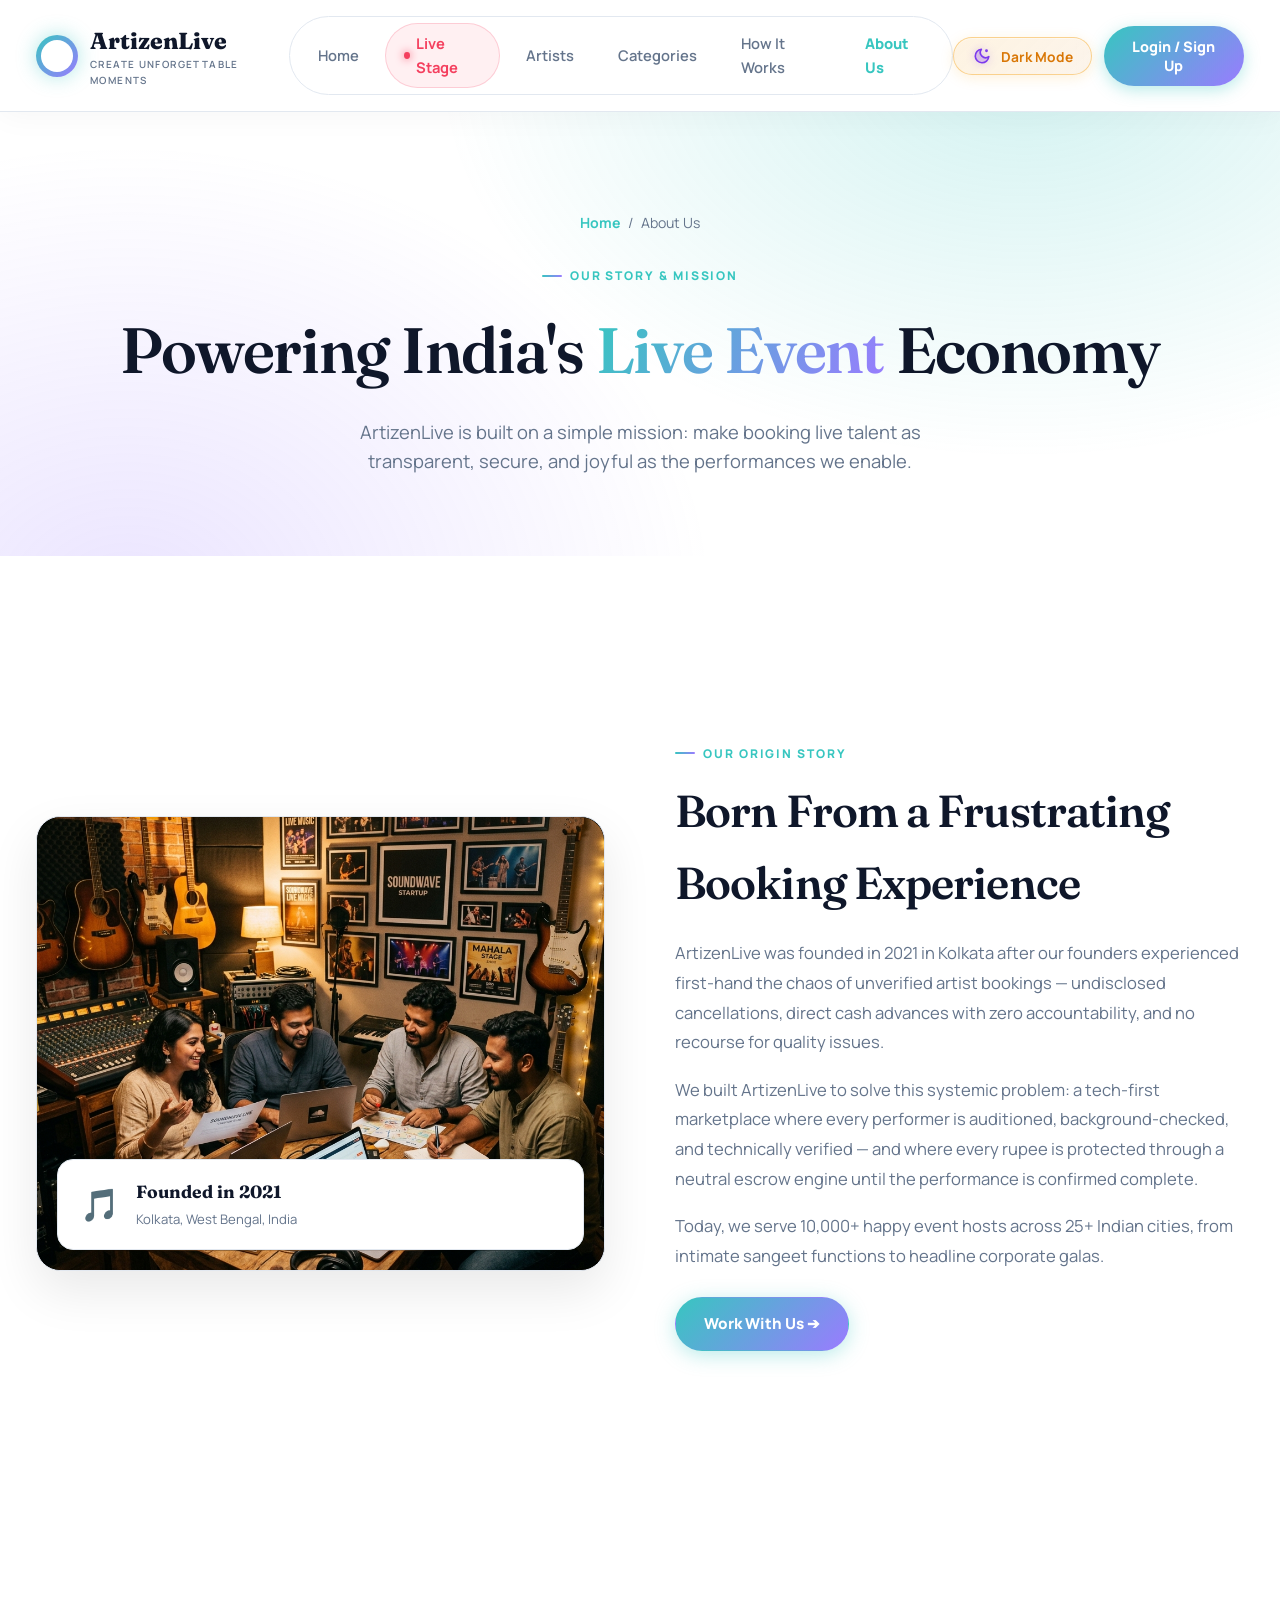
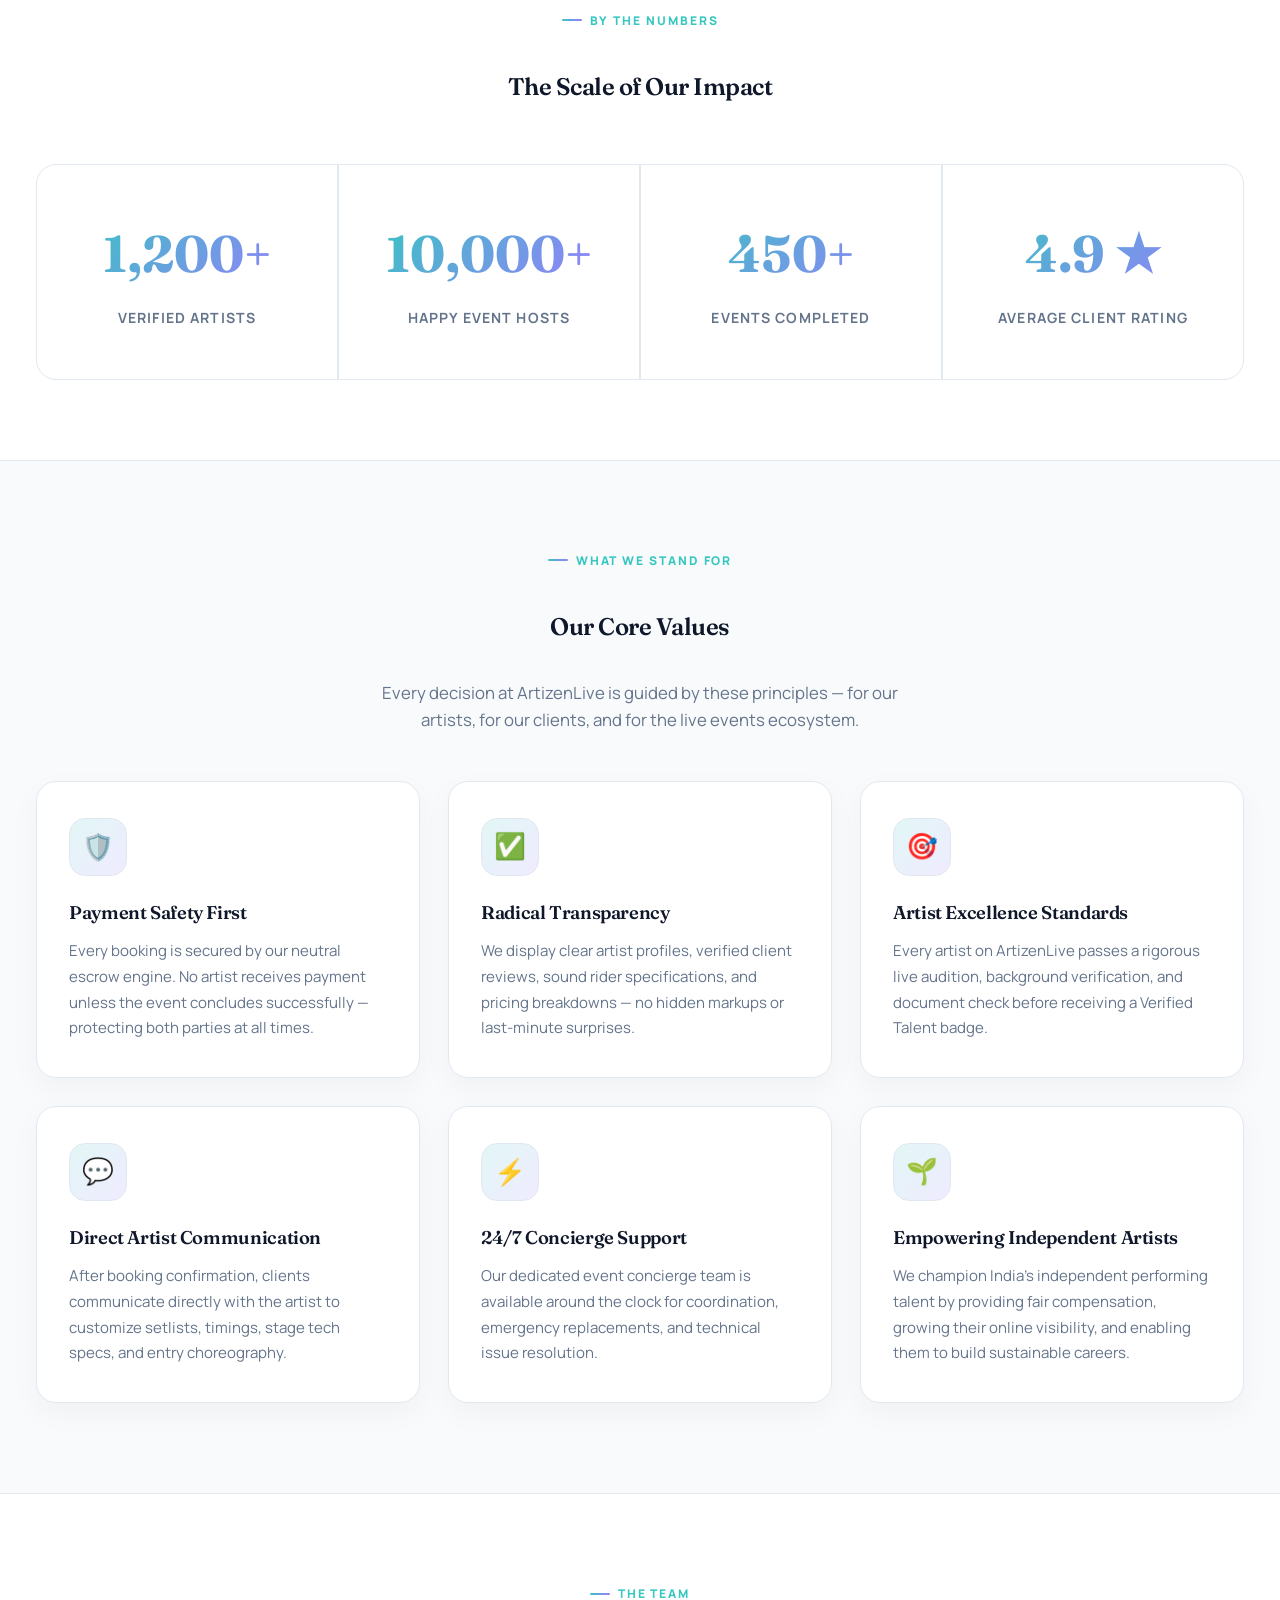
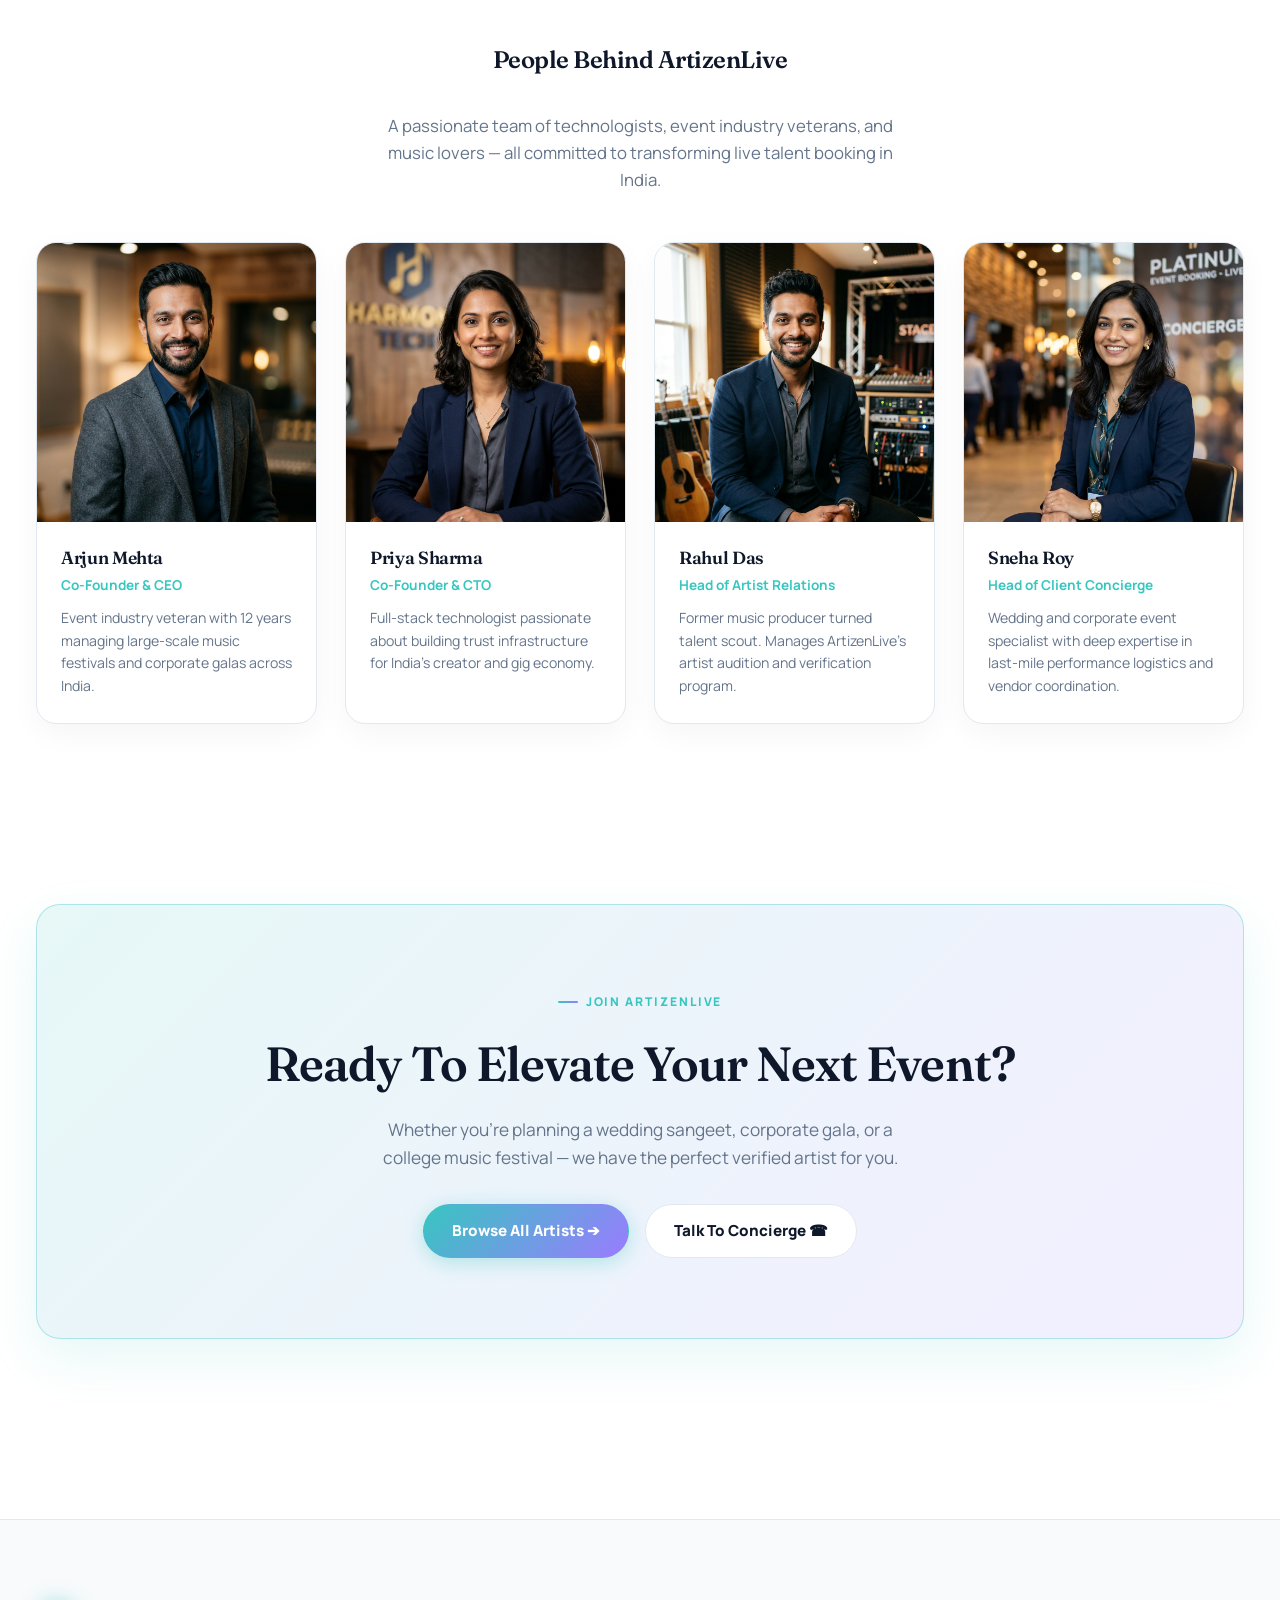
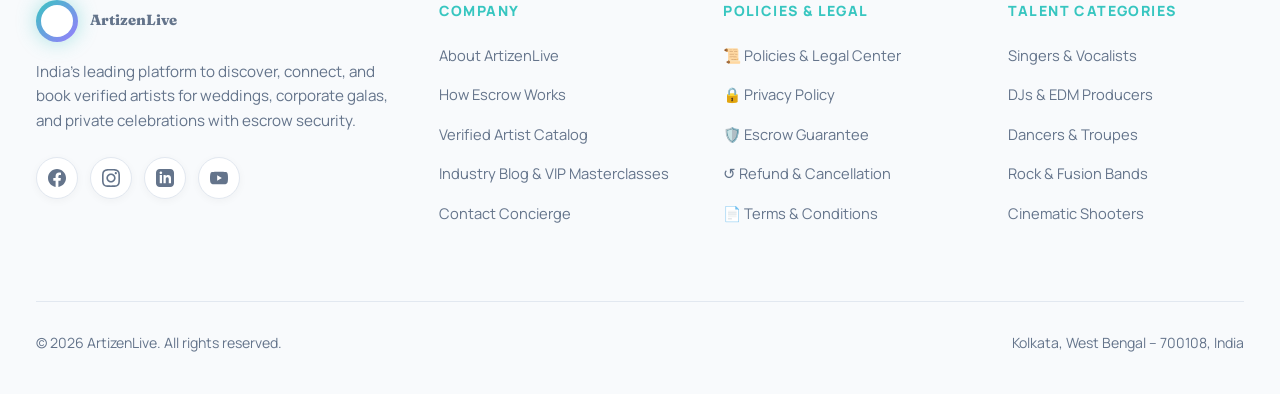
<file: about.html>
<!DOCTYPE html>
<html lang="en" data-theme="light">
<head>
<meta charset="UTF-8">
<meta name="viewport" content="width=device-width, initial-scale=1.0">
<title>About Us — ArtizenLive | India's Premier Event Talent Booking Platform</title>
<meta name="description" content="Learn about ArtizenLive — India's leading tech-enabled talent marketplace for booking verified event artists, performers, and bands with 100% escrow-protected payments.">
<link rel="preconnect" href="https://fonts.googleapis.com">
<link rel="preconnect" href="https://fonts.gstatic.com" crossorigin>
<link href="https://fonts.googleapis.com/css2?family=Fraunces:ital,opsz,wght@0,9..144,400;0,9..144,500;0,9..144,600;0,9..144,700;1,9..144,500&family=Manrope:wght@400;500;600;700;800&display=swap" rel="stylesheet">
<link rel="stylesheet" href="styles.css">
<style>
/* Page-specific styles */
.page-hero {
  padding: 100px 0 80px;
  background:
    radial-gradient(ellipse 900px 600px at 80% -10%, rgba(55,198,192,0.22), transparent 65%),
    radial-gradient(ellipse 900px 700px at 10% 110%, rgba(154,123,255,0.20), transparent 65%),
    var(--canvas);
  text-align: center;
}
.page-hero h1 { font-size: clamp(2.6rem, 5vw, 4rem); margin-bottom: 16px; }
.page-hero h1 em { font-style: normal; background: linear-gradient(120deg, #37C6C0, #9A7BFF); -webkit-background-clip: text; background-clip: text; color: transparent; }
.page-hero p { color: var(--text-muted); font-size: 1.15rem; max-width: 620px; margin: 0 auto 0; }

.about-story-grid { display: grid; grid-template-columns: 1fr 1fr; gap: 70px; align-items: center; padding: 90px 0; }
@media(max-width: 900px){ .about-story-grid { grid-template-columns: 1fr; } }

.story-image {
  position: relative; border-radius: 24px; overflow: hidden; border: 1px solid var(--card-border);
  box-shadow: 0 20px 50px rgba(0,0,0,0.09); aspect-ratio: 4/3.2; background: #000;
}
.story-image video { width: 100%; height: 100%; object-fit: cover; }
.story-image .img-badge {
  position: absolute; bottom: 20px; left: 20px; right: 20px;
  background: var(--modal-bg); backdrop-filter: blur(12px); border: 1px solid var(--card-border);
  border-radius: 16px; padding: 18px 22px;
  display: flex; align-items: center; gap: 16px;
}
.img-badge-icon { font-size: 2rem; }
.img-badge strong { display: block; font-size: 1.1rem; color: var(--text-bright); font-family: 'Fraunces', serif; }
.img-badge span { font-size: 0.82rem; color: var(--text-muted); }

.story-text .eyebrow { margin-bottom: 12px; }
.story-text h2 { font-size: clamp(2rem, 3.5vw, 2.8rem); margin-bottom: 20px; }
.story-text p { color: var(--text-muted); font-size: 1.04rem; margin-bottom: 18px; line-height: 1.78; }

.values-section { background: var(--canvas-subtle); border-top: 1px solid var(--card-border); border-bottom: 1px solid var(--card-border); padding: 90px 0; }
.values-grid { display: grid; grid-template-columns: repeat(3, 1fr); gap: 28px; }
@media(max-width: 900px){ .values-grid { grid-template-columns: 1fr 1fr; } }
@media(max-width: 560px){ .values-grid { grid-template-columns: 1fr; } }

.value-card {
  background: var(--surface-card); border: 1px solid var(--card-border);
  border-radius: 20px; padding: 36px 32px; backdrop-filter: blur(12px);
  box-shadow: 0 10px 30px rgba(0,0,0,0.04);
  transition: transform 0.3s ease, border-color 0.3s ease;
}
.value-card:hover { transform: translateY(-6px); border-color: var(--card-border-glow); }
.value-icon {
  width: 58px; height: 58px; border-radius: 16px;
  background: linear-gradient(135deg, rgba(55,198,192,0.15), rgba(154,123,255,0.15));
  border: 1px solid var(--card-border);
  display: flex; align-items: center; justify-content: center; font-size: 1.6rem; margin-bottom: 22px;
}
.value-card h4 { font-size: 1.15rem; margin-bottom: 10px; }
.value-card p { color: var(--text-muted); font-size: 0.94rem; margin: 0; line-height: 1.72; }

.numbers-section { padding: 80px 0; }
.numbers-grid { display: grid; grid-template-columns: repeat(4, 1fr); gap: 2px; background: var(--card-border); border: 1px solid var(--card-border); border-radius: 20px; overflow: hidden; }
@media(max-width: 860px){ .numbers-grid { grid-template-columns: 1fr 1fr; } }
.num-block { background: var(--surface-card); padding: 48px 36px; text-align: center; }
.num-block strong { display: block; font-family: 'Fraunces', serif; font-size: 3.2rem; background: linear-gradient(135deg, #37C6C0, #9A7BFF); -webkit-background-clip: text; background-clip: text; color: transparent; margin-bottom: 10px; }
.num-block span { font-size: 0.88rem; color: var(--text-muted); text-transform: uppercase; letter-spacing: 0.08em; font-weight: 700; }

.team-section { padding: 90px 0; background: var(--canvas); }
.team-grid { display: grid; grid-template-columns: repeat(4, 1fr); gap: 28px; }
@media(max-width: 1000px){ .team-grid { grid-template-columns: 1fr 1fr; } }
@media(max-width: 560px){ .team-grid { grid-template-columns: 1fr; } }
.team-card {
  background: var(--surface-card); border: 1px solid var(--card-border); border-radius: 20px; overflow: hidden;
  box-shadow: 0 10px 30px rgba(0,0,0,0.04); transition: transform 0.3s ease, border-color 0.3s ease;
}
.team-card:hover { transform: translateY(-6px); border-color: var(--card-border-glow); }
.team-photo { aspect-ratio: 1; overflow: hidden; background: var(--canvas-subtle); position: relative; }
.team-photo img { width: 100%; height: 100%; object-fit: cover; transition: transform 0.4s ease; }
.team-card:hover .team-photo img { transform: scale(1.05); }
.team-info { padding: 22px 24px 26px; }
.team-info h4 { font-size: 1.1rem; margin-bottom: 3px; }
.team-info .team-role { font-size: 0.85rem; color: var(--violet-primary); font-weight: 700; margin-bottom: 10px; }
.team-info p { font-size: 0.88rem; color: var(--text-muted); margin: 0; line-height: 1.6; }

.cta-about {
  background: linear-gradient(135deg, rgba(55,198,192,0.12), rgba(154,123,255,0.12));
  border: 1px solid var(--card-border-glow); border-radius: 24px; padding: 80px 48px; text-align: center;
  margin-bottom: 90px; box-shadow: 0 20px 50px rgba(55,198,192,0.12);
}
.cta-about h2 { font-size: clamp(2rem, 4.5vw, 3rem); margin-bottom: 14px; }
.cta-about p { color: var(--text-muted); max-width: 560px; margin: 0 auto 32px; font-size: 1.08rem; }
.cta-btn-row { display: flex; gap: 16px; justify-content: center; flex-wrap: wrap; }

.breadcrumb { display: flex; align-items: center; gap: 8px; font-size: 0.88rem; color: var(--text-muted); margin-bottom: 24px; justify-content: center; }
.breadcrumb a { color: var(--violet-primary); font-weight: 700; }
.breadcrumb span { color: var(--text-muted); }
</style>
</head>
<body>

<!-- Header Navigation -->
<header>
  <div class="nav">
    <a href="index.html" class="logo">
      <span class="logo-mark"></span>
      <span>ArtizenLive<small>Create Unforgettable Moments</small></span>
    </a>
    <nav class="links">
      <a href="index.html">Home</a>
      <a href="index.html#live-stage" class="nav-live-link"><span class="live-dot-inline"></span>Live Stage</a>
      <a href="index.html#artists">Artists</a>
      <a href="index.html#categories">Categories</a>
      <a href="index.html#how-it-works">How It Works</a>
      <a href="about.html" style="color:var(--violet-primary); font-weight:800;">About Us</a>
    </nav>
    <div class="nav-actions">
      <button class="btn-theme-toggle" id="themeToggleBtn" onclick="toggleTheme()" title="Toggle Dark / Light Theme">
        <span class="theme-icon">
          <svg class="theme-svg-icon moon-icon" width="18" height="18" viewBox="0 0 24 24" fill="none" stroke="currentColor" stroke-width="2.2" stroke-linecap="round" stroke-linejoin="round"><path d="M21 12.79A9 9 0 1 1 11.21 3 7 7 0 0 0 21 12.79z" fill="currentColor" fill-opacity="0.2"/><circle cx="18" cy="5" r="0.8" fill="currentColor"/></svg>
        </span>
        <span class="theme-label">Dark Mode</span>
      </button>
      <button class="btn-primary-glow" onclick="openAuthModal()">Login / Sign Up</button>
      <button class="nav-toggle" id="menuToggle">☰</button>
    </div>
  </div>
</header>

<!-- Mobile Drawer -->
<div class="mobile-drawer" id="mobileDrawer">
  <div class="drawer-overlay" id="drawerOverlay"></div>
  <div class="drawer-content">
    <div class="drawer-header">
      <a href="index.html" class="logo"><span class="logo-mark"></span><span>ArtizenLive</span></a>
      <button class="drawer-close" id="drawerClose">&times;</button>
    </div>
    <nav class="drawer-links">
      <a href="index.html">Home</a>
      <a href="index.html#live-stage" style="color:var(--rose-accent);">🔴 Live Stage</a>
      <a href="index.html#artists">Artists</a>
      <a href="index.html#categories">Categories</a>
      <a href="index.html#how-it-works">How It Works</a>
      <a href="about.html">About Us</a>
      <a href="policies.html">Policies &amp; Legal</a>
      <a href="index.html#contact">Contact</a>
    </nav>
    <div class="drawer-footer">
      <button class="btn-theme-toggle w-full" id="drawerThemeToggleBtn" onclick="toggleTheme()" style="margin-bottom:12px; justify-content:center;">
        <span class="theme-icon">
          <svg class="theme-svg-icon moon-icon" width="18" height="18" viewBox="0 0 24 24" fill="none" stroke="currentColor" stroke-width="2.2" stroke-linecap="round" stroke-linejoin="round"><path d="M21 12.79A9 9 0 1 1 11.21 3 7 7 0 0 0 21 12.79z" fill="currentColor" fill-opacity="0.2"/><circle cx="18" cy="5" r="0.8" fill="currentColor"/></svg>
        </span>
        <span class="theme-label">Dark Mode</span>
      </button>
    </div>
  </div>
</div>

<!-- Page Hero -->
<section class="page-hero">
  <div class="wrap">
    <div class="reveal">
      <div class="breadcrumb"><a href="index.html">Home</a><span>/</span><span>About Us</span></div>
      <div class="eyebrow" style="justify-content:center;">Our Story &amp; Mission</div>
      <h1>Powering India's <em>Live Event</em> Economy</h1>
      <p>ArtizenLive is built on a simple mission: make booking live talent as transparent, secure, and joyful as the performances we enable.</p>
    </div>
  </div>
</section>

<!-- Story Section -->
<section>
  <div class="wrap">
    <div class="about-story-grid reveal">
      <div class="story-image">
        <img src="images/founded_2021_origin.png" alt="ArtizenLive Founded in 2021" style="width:100%; height:100%; object-fit:cover; border-radius:inherit;">
        <div class="img-badge">
          <div class="img-badge-icon">🎵</div>
          <div>
            <strong>Founded in 2021</strong>
            <span>Kolkata, West Bengal, India</span>
          </div>
        </div>
      </div>
      <div class="story-text">
        <div class="eyebrow">Our Origin Story</div>
        <h2>Born From a Frustrating Booking Experience</h2>
        <p>ArtizenLive was founded in 2021 in Kolkata after our founders experienced first-hand the chaos of unverified artist bookings — undisclosed cancellations, direct cash advances with zero accountability, and no recourse for quality issues.</p>
        <p>We built ArtizenLive to solve this systemic problem: a tech-first marketplace where every performer is auditioned, background-checked, and technically verified — and where every rupee is protected through a neutral escrow engine until the performance is confirmed complete.</p>
        <p>Today, we serve 10,000+ happy event hosts across 25+ Indian cities, from intimate sangeet functions to headline corporate galas.</p>
        <a href="index.html#contact" class="btn btn-gold" style="margin-top:8px;">Work With Us ➔</a>
      </div>
    </div>
  </div>
</section>

<!-- Numbers -->
<section class="numbers-section">
  <div class="wrap">
    <div class="sec-head reveal" style="text-align:center; justify-content:center; flex-direction:column; align-items:center;">
      <div class="eyebrow">By The Numbers</div>
      <h2>The Scale of Our Impact</h2>
    </div>
    <div class="numbers-grid reveal">
      <div class="num-block"><strong>1,200+</strong><span>Verified Artists</span></div>
      <div class="num-block"><strong>10,000+</strong><span>Happy Event Hosts</span></div>
      <div class="num-block"><strong>450+</strong><span>Events Completed</span></div>
      <div class="num-block"><strong>4.9 ★</strong><span>Average Client Rating</span></div>
    </div>
  </div>
</section>

<!-- Core Values -->
<section class="values-section">
  <div class="wrap">
    <div class="sec-head reveal" style="text-align:center; justify-content:center; flex-direction:column; align-items:center;">
      <div class="eyebrow">What We Stand For</div>
      <h2>Our Core Values</h2>
      <p style="max-width:560px; margin:0 auto;">Every decision at ArtizenLive is guided by these principles — for our artists, for our clients, and for the live events ecosystem.</p>
    </div>
    <div class="values-grid" style="margin-top:48px;">
      <div class="value-card reveal">
        <div class="value-icon">🛡️</div>
        <h4>Payment Safety First</h4>
        <p>Every booking is secured by our neutral escrow engine. No artist receives payment unless the event concludes successfully — protecting both parties at all times.</p>
      </div>
      <div class="value-card reveal">
        <div class="value-icon">✅</div>
        <h4>Radical Transparency</h4>
        <p>We display clear artist profiles, verified client reviews, sound rider specifications, and pricing breakdowns — no hidden markups or last-minute surprises.</p>
      </div>
      <div class="value-card reveal">
        <div class="value-icon">🎯</div>
        <h4>Artist Excellence Standards</h4>
        <p>Every artist on ArtizenLive passes a rigorous live audition, background verification, and document check before receiving a Verified Talent badge.</p>
      </div>
      <div class="value-card reveal">
        <div class="value-icon">💬</div>
        <h4>Direct Artist Communication</h4>
        <p>After booking confirmation, clients communicate directly with the artist to customize setlists, timings, stage tech specs, and entry choreography.</p>
      </div>
      <div class="value-card reveal">
        <div class="value-icon">⚡</div>
        <h4>24/7 Concierge Support</h4>
        <p>Our dedicated event concierge team is available around the clock for coordination, emergency replacements, and technical issue resolution.</p>
      </div>
      <div class="value-card reveal">
        <div class="value-icon">🌱</div>
        <h4>Empowering Independent Artists</h4>
        <p>We champion India's independent performing talent by providing fair compensation, growing their online visibility, and enabling them to build sustainable careers.</p>
      </div>
    </div>
  </div>
</section>

<!-- Team Section -->
<section class="team-section">
  <div class="wrap">
    <div class="sec-head reveal" style="text-align:center; justify-content:center; flex-direction:column; align-items:center;">
      <div class="eyebrow">The Team</div>
      <h2>People Behind ArtizenLive</h2>
      <p style="max-width:540px; margin:0 auto;">A passionate team of technologists, event industry veterans, and music lovers — all committed to transforming live talent booking in India.</p>
    </div>
    <div class="team-grid" style="margin-top:48px;">
      <div class="team-card reveal">
        <div class="team-photo">
          <img src="images/arjun_mehta.png" alt="Arjun Mehta">
        </div>
        <div class="team-info">
          <h4>Arjun Mehta</h4>
          <div class="team-role">Co-Founder &amp; CEO</div>
          <p>Event industry veteran with 12 years managing large-scale music festivals and corporate galas across India.</p>
        </div>
      </div>
      <div class="team-card reveal">
        <div class="team-photo">
          <img src="images/priya_sharma.png" alt="Priya Sharma">
        </div>
        <div class="team-info">
          <h4>Priya Sharma</h4>
          <div class="team-role">Co-Founder &amp; CTO</div>
          <p>Full-stack technologist passionate about building trust infrastructure for India's creator and gig economy.</p>
        </div>
      </div>
      <div class="team-card reveal">
        <div class="team-photo">
          <img src="images/rahul_das.png" alt="Rahul Das">
        </div>
        <div class="team-info">
          <h4>Rahul Das</h4>
          <div class="team-role">Head of Artist Relations</div>
          <p>Former music producer turned talent scout. Manages ArtizenLive's artist audition and verification program.</p>
        </div>
      </div>
      <div class="team-card reveal">
        <div class="team-photo">
          <img src="images/sneha_roy.png" alt="Sneha Roy">
        </div>
        <div class="team-info">
          <h4>Sneha Roy</h4>
          <div class="team-role">Head of Client Concierge</div>
          <p>Wedding and corporate event specialist with deep expertise in last-mile performance logistics and vendor coordination.</p>
        </div>
      </div>
    </div>
  </div>
</section>

<!-- CTA -->
<section>
  <div class="wrap">
    <div class="cta-about reveal">
      <div class="eyebrow" style="justify-content:center;">Join ArtizenLive</div>
      <h2>Ready To Elevate Your Next Event?</h2>
      <p>Whether you're planning a wedding sangeet, corporate gala, or a college music festival — we have the perfect verified artist for you.</p>
      <div class="cta-btn-row">
        <a href="index.html#artists" class="btn btn-gold">Browse All Artists ➔</a>
        <a href="index.html#contact" class="btn btn-ghost">Talk To Concierge ☎</a>
      </div>
    </div>
  </div>
</section>

<!-- Footer -->
<footer>
  <div class="wrap">
    <div class="foot-top">
      <div class="foot-brand">
        <a href="index.html" class="logo"><span class="logo-mark"></span><span>ArtizenLive</span></a>
        <p>India's leading platform to discover, connect, and book verified artists for weddings, corporate galas, and private celebrations with escrow security.</p>
        <div class="social-row">
          <a href="https://facebook.com" target="_blank" class="social-icon-btn facebook" title="Facebook">
            <svg viewBox="0 0 24 24"><path d="M24 12.073c0-6.627-5.373-12-12-12s-12 5.373-12 12c0 5.99 4.388 10.954 10.125 11.854v-8.385H7.078v-3.47h3.047V9.43c0-3.007 1.792-4.669 4.533-4.669 1.312 0 2.686.235 2.686.235v2.953H15.83c-1.491 0-1.956.925-1.956 1.874v2.25h3.328l-.532 3.47h-2.796v8.385C19.612 23.027 24 18.062 24 12.073z"/></svg>
          </a>
          <a href="https://instagram.com" target="_blank" class="social-icon-btn instagram" title="Instagram">
            <svg viewBox="0 0 24 24"><path d="M12 2.163c3.204 0 3.584.012 4.85.07 3.252.148 4.771 1.691 4.919 4.919.058 1.265.069 1.645.069 4.849 0 3.205-.012 3.584-.069 4.849-.149 3.225-1.664 4.771-4.919 4.919-1.266.058-1.644.07-4.85.07-3.204 0-3.584-.012-4.849-.07-3.26-.149-4.771-1.699-4.919-4.92-.058-1.265-.07-1.644-.07-4.849 0-3.204.013-3.583.07-4.849.149-3.227 1.664-4.771 4.919-4.919 1.266-.057 1.645-.069 4.849-.069zm0-2.163c-3.259 0-3.667.014-4.947.072-4.358.2-6.78 2.618-6.98 6.98-.059 1.281-.073 1.689-.073 4.948 0 3.259.014 3.668.072 4.948.2 4.358 2.618 6.78 6.98 6.98 1.281.058 1.689.072 4.948.072 3.259 0 3.668-.014 4.948-.072 4.354-.2 6.782-2.618 6.979-6.98.059-1.28.073-1.689.073-4.948 0-3.259-.014-3.667-.072-4.947-.196-4.354-2.617-6.78-6.979-6.98-1.281-.059-1.69-.073-4.949-.073zm0 5.838c-3.403 0-6.162 2.759-6.162 6.162s2.759 6.163 6.162 6.163 6.162-2.759 6.162-6.163c0-3.403-2.759-6.162-6.162-6.162zm0 10.162c-2.209 0-4-1.79-4-4 0-2.209 1.791-4 4-4s4 1.791 4 4c0 2.21-1.791 4-4 4zm6.406-11.845c-.796 0-1.441.645-1.441 1.44s.645 1.44 1.441 1.44c.795 0 1.439-.645 1.439-1.44s-.644-1.44-1.439-1.44z"/></svg>
          </a>
          <a href="https://linkedin.com" target="_blank" class="social-icon-btn linkedin" title="LinkedIn">
            <svg viewBox="0 0 24 24"><path d="M19 0h-14c-2.761 0-5 2.239-5 5v14c0 2.761 2.239 5 5 5h14c2.762 0 5-2.239 5-5v-14c0-2.761-2.238-5-5-5zm-11 19h-3v-11h3v11zm-1.5-12.268c-.966 0-1.75-.79-1.75-1.764s.784-1.764 1.75-1.764 1.75.79 1.75 1.764-.783 1.764-1.75 1.764zm13.5 12.268h-3v-5.604c0-3.368-4-3.113-4 0v5.604h-3v-11h3v1.765c1.396-2.586 7-2.777 7 2.476v6.759z"/></svg>
          </a>
          <a href="https://youtube.com" target="_blank" class="social-icon-btn youtube" title="YouTube">
            <svg viewBox="0 0 24 24"><path d="M23.498 6.186a3.016 3.016 0 0 0-2.122-2.136C19.505 3.545 12 3.545 12 3.545s-7.505 0-9.377.505A3.017 3.017 0 0 0 .502 6.186C0 8.07 0 12 0 12s0 3.93.502 5.814a3.016 3.016 0 0 0 2.122 2.136c1.871.505 9.376.505 9.376.505s7.505 0 9.377-.505a3.015 3.015 0 0 0 2.122-2.136C24 15.93 24 12 24 12s0-3.93-.502-5.814zM9.545 15.568V8.432L15.818 12l-6.273 3.568z"/></svg>
          </a>
        </div>
      </div>
      <div>
        <h4>Company</h4>
        <ul>
          <li><a href="about.html">About ArtizenLive</a></li>
          <li><a href="index.html#how-it-works">How Escrow Works</a></li>
          <li><a href="index.html#artists">Verified Artist Catalog</a></li>
          <li><a href="blog.html">Industry Blog &amp; VIP Masterclasses</a></li>
          <li><a href="index.html#contact">Contact Concierge</a></li>
        </ul>
      </div>
      <div>
        <h4>Policies &amp; Legal</h4>
        <ul>
          <li><a href="policies.html">📜 Policies &amp; Legal Center</a></li>
          <li><a href="policies.html#privacy">🔒 Privacy Policy</a></li>
          <li><a href="policies.html#escrow">🛡️ Escrow Guarantee</a></li>
          <li><a href="policies.html#refund">↺ Refund &amp; Cancellation</a></li>
          <li><a href="policies.html#terms">📄 Terms &amp; Conditions</a></li>
        </ul>
      </div>
      <div>
        <h4>Talent Categories</h4>
        <ul>
          <li><a href="index.html#artists">Singers &amp; Vocalists</a></li>
          <li><a href="index.html#artists">DJs &amp; EDM Producers</a></li>
          <li><a href="index.html#artists">Dancers &amp; Troupes</a></li>
          <li><a href="index.html#artists">Rock &amp; Fusion Bands</a></li>
          <li><a href="index.html#artists">Cinematic Shooters</a></li>
        </ul>
      </div>
    </div>
    <div class="foot-bottom">
      <span>© 2026 ArtizenLive. All rights reserved.</span>
      <span>Kolkata, West Bengal – 700108, India</span>
    </div>
  </div>
</footer>

<!-- Auth Modal -->
<div class="modal" id="authModal">
  <div class="modal-backdrop" onclick="closeAuthModal()"></div>
  <div class="modal-card">
    <button class="modal-close" onclick="closeAuthModal()">&times;</button>
    <div style="text-align:center; margin-bottom:24px;">
      <span class="logo-mark" style="margin:0 auto 12px;"></span>
      <h3>Welcome to ArtizenLive</h3>
      <p style="color:var(--text-muted); font-size:0.88rem;">Login or register to manage your event talent bookings</p>
    </div>
    <form onsubmit="handleAuthSubmit(event)">
      <input type="email" placeholder="Email Address" style="width:100%; padding:14px; margin-bottom:12px; border-radius:10px; border:1px solid var(--card-border); background:var(--input-bg); color:var(--text-bright);" required>
      <input type="password" placeholder="Password" style="width:100%; padding:14px; margin-bottom:20px; border-radius:10px; border:1px solid var(--card-border); background:var(--input-bg); color:var(--text-bright);" required>
      <button type="submit" class="btn btn-gold w-full">Sign In / Continue</button>
    </form>
  </div>
</div>

<script src="script.js"></script>
</body>
</html>
</file>
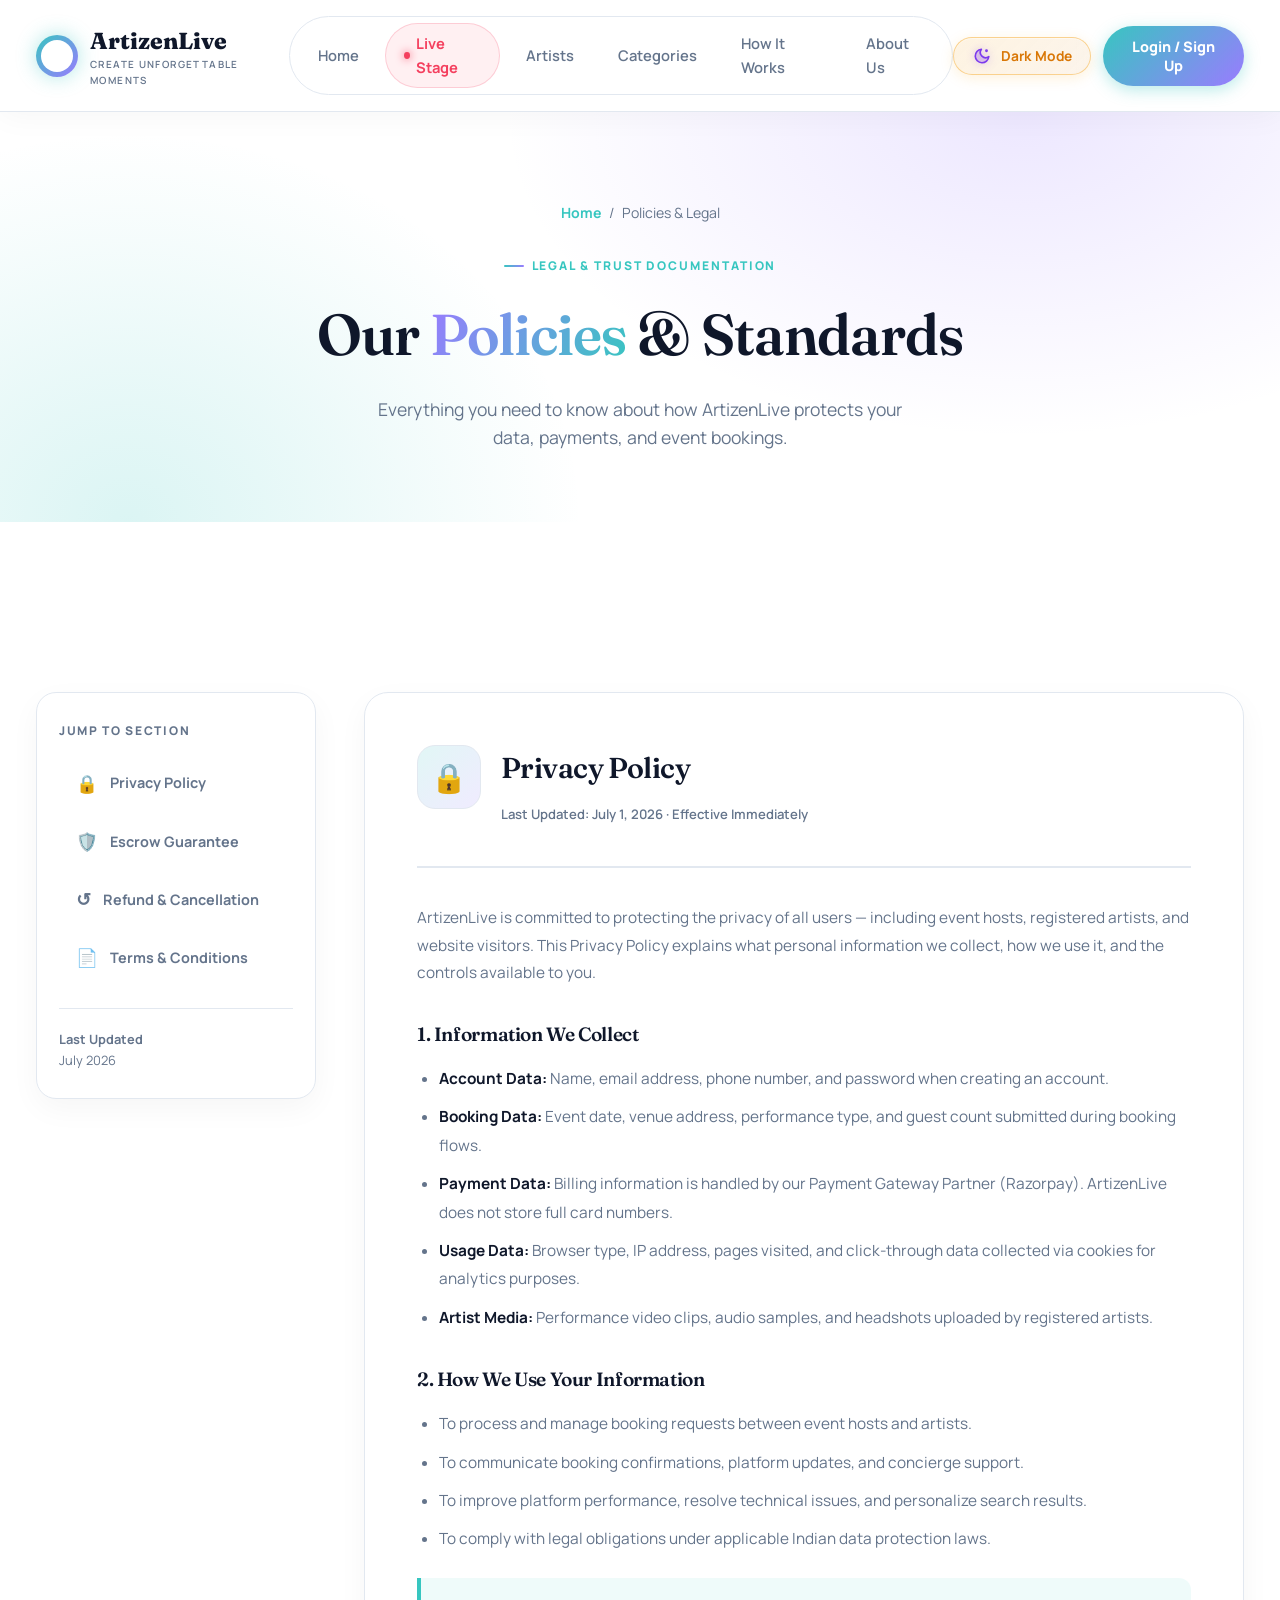
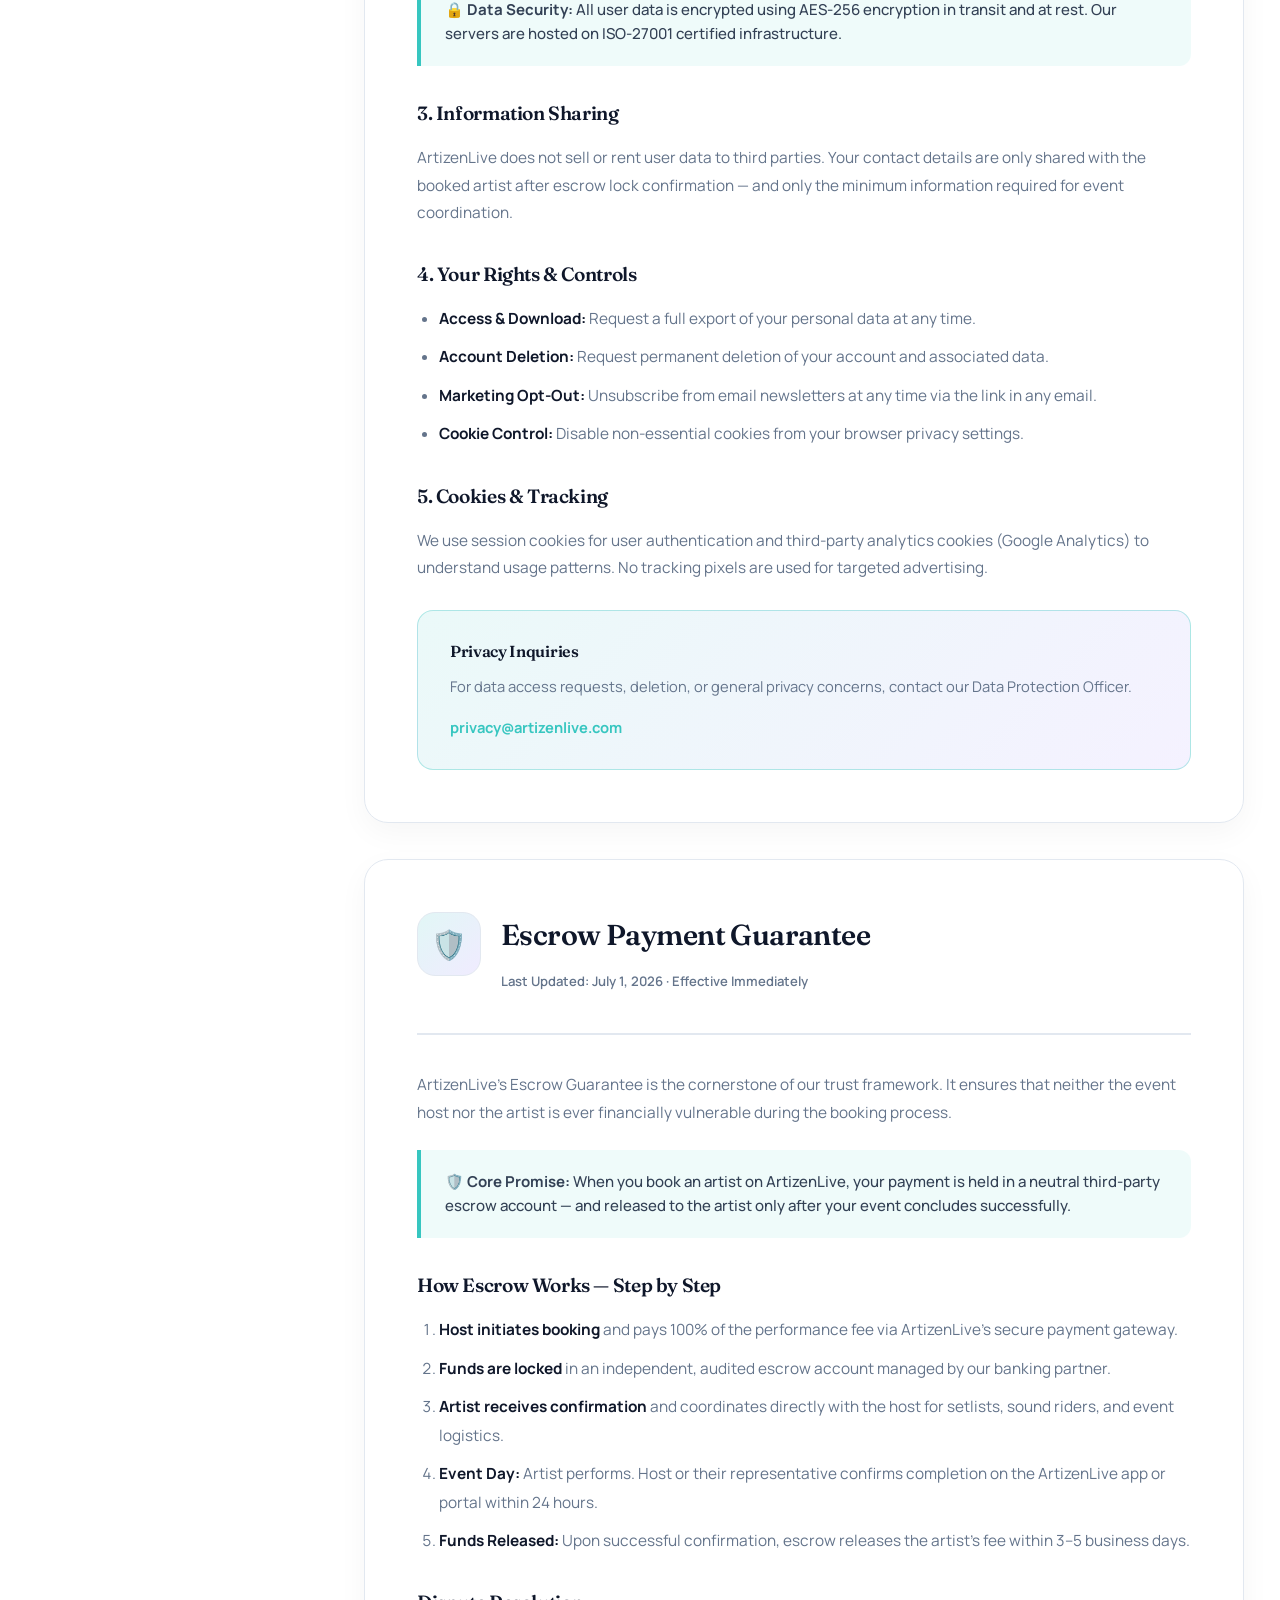
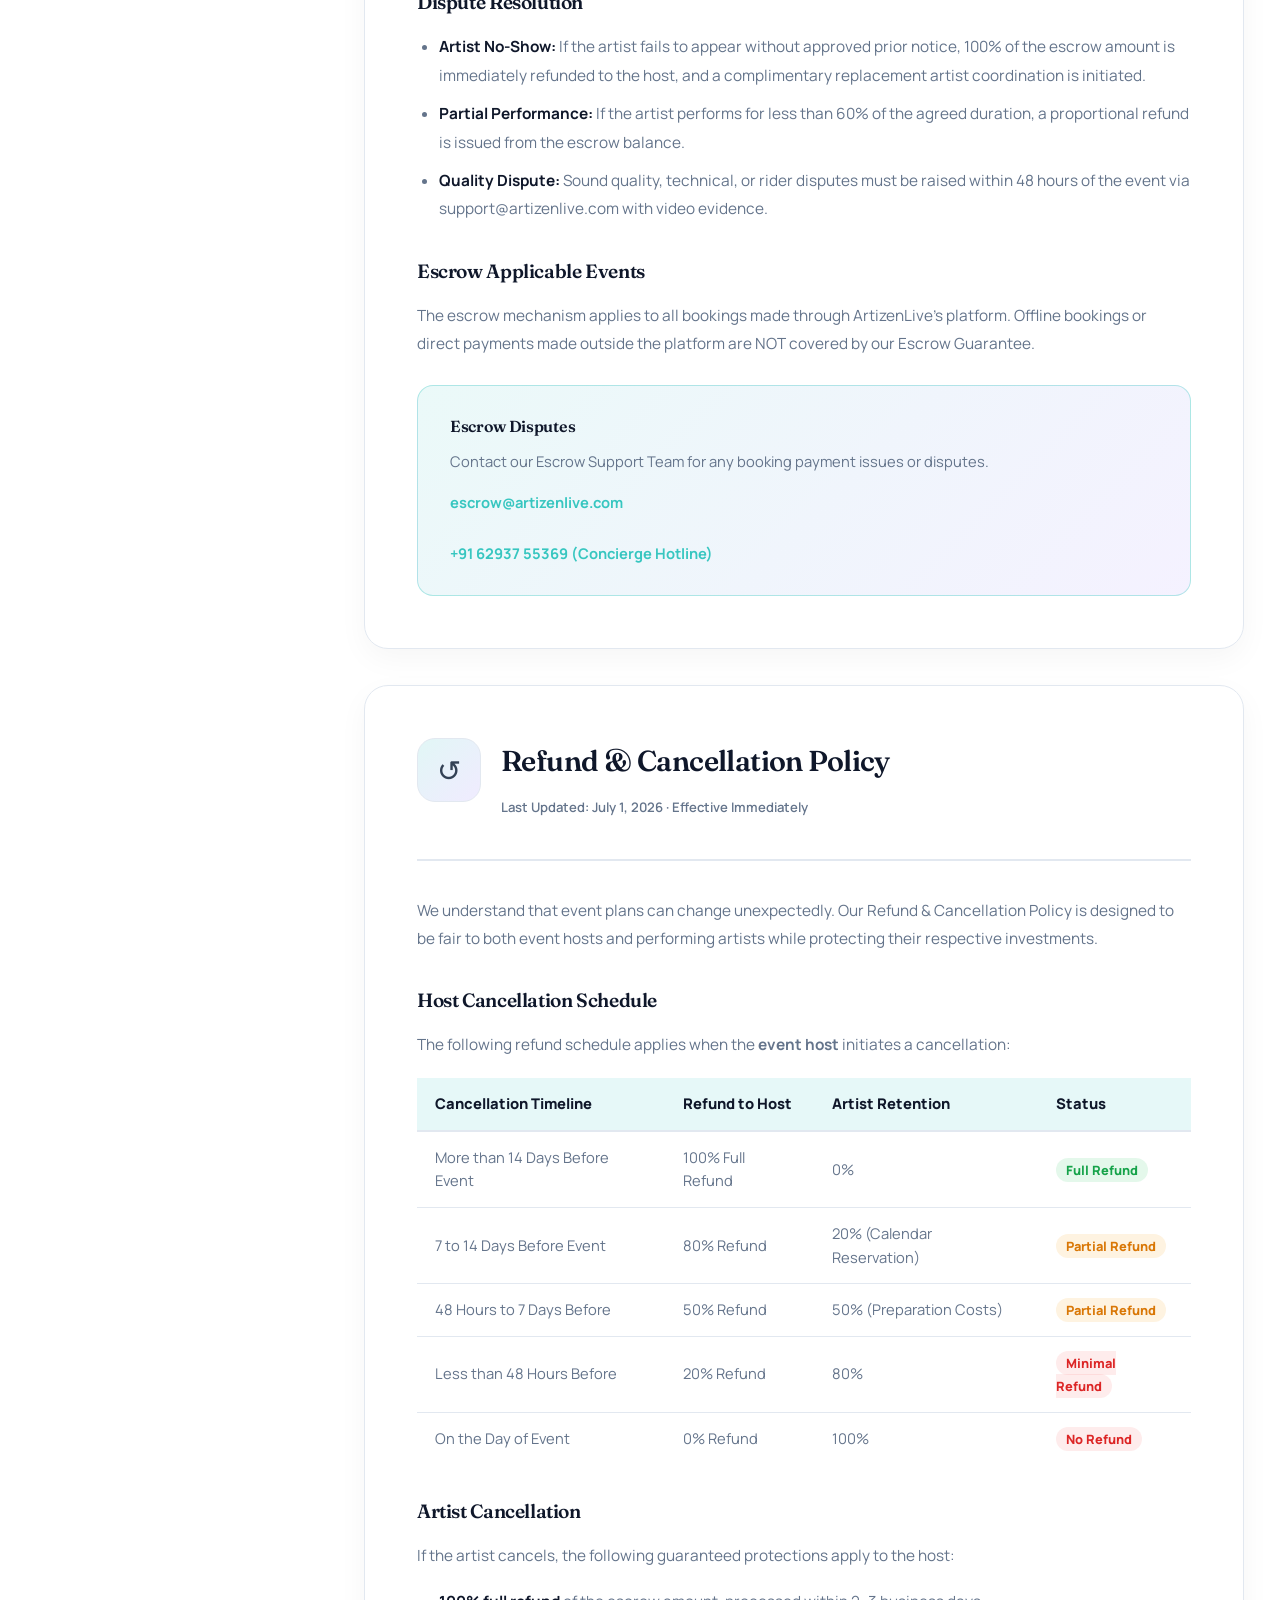
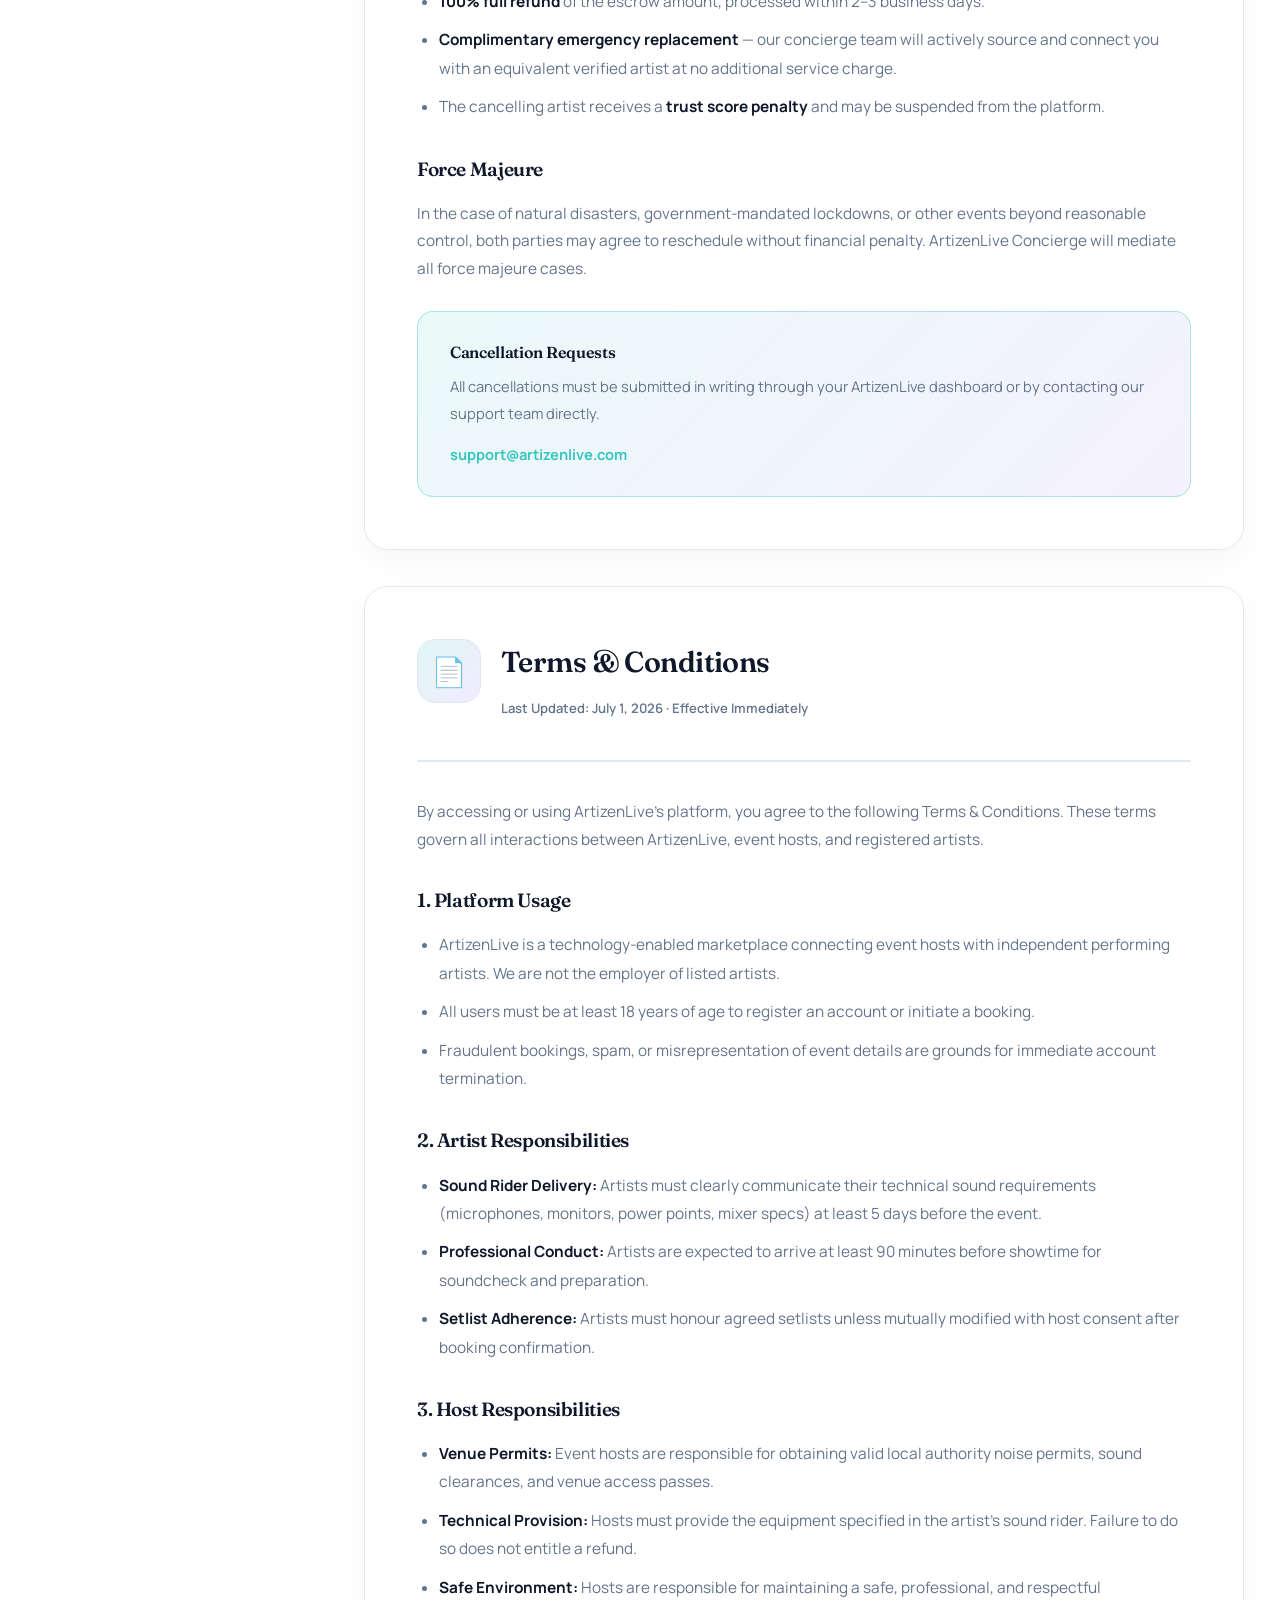
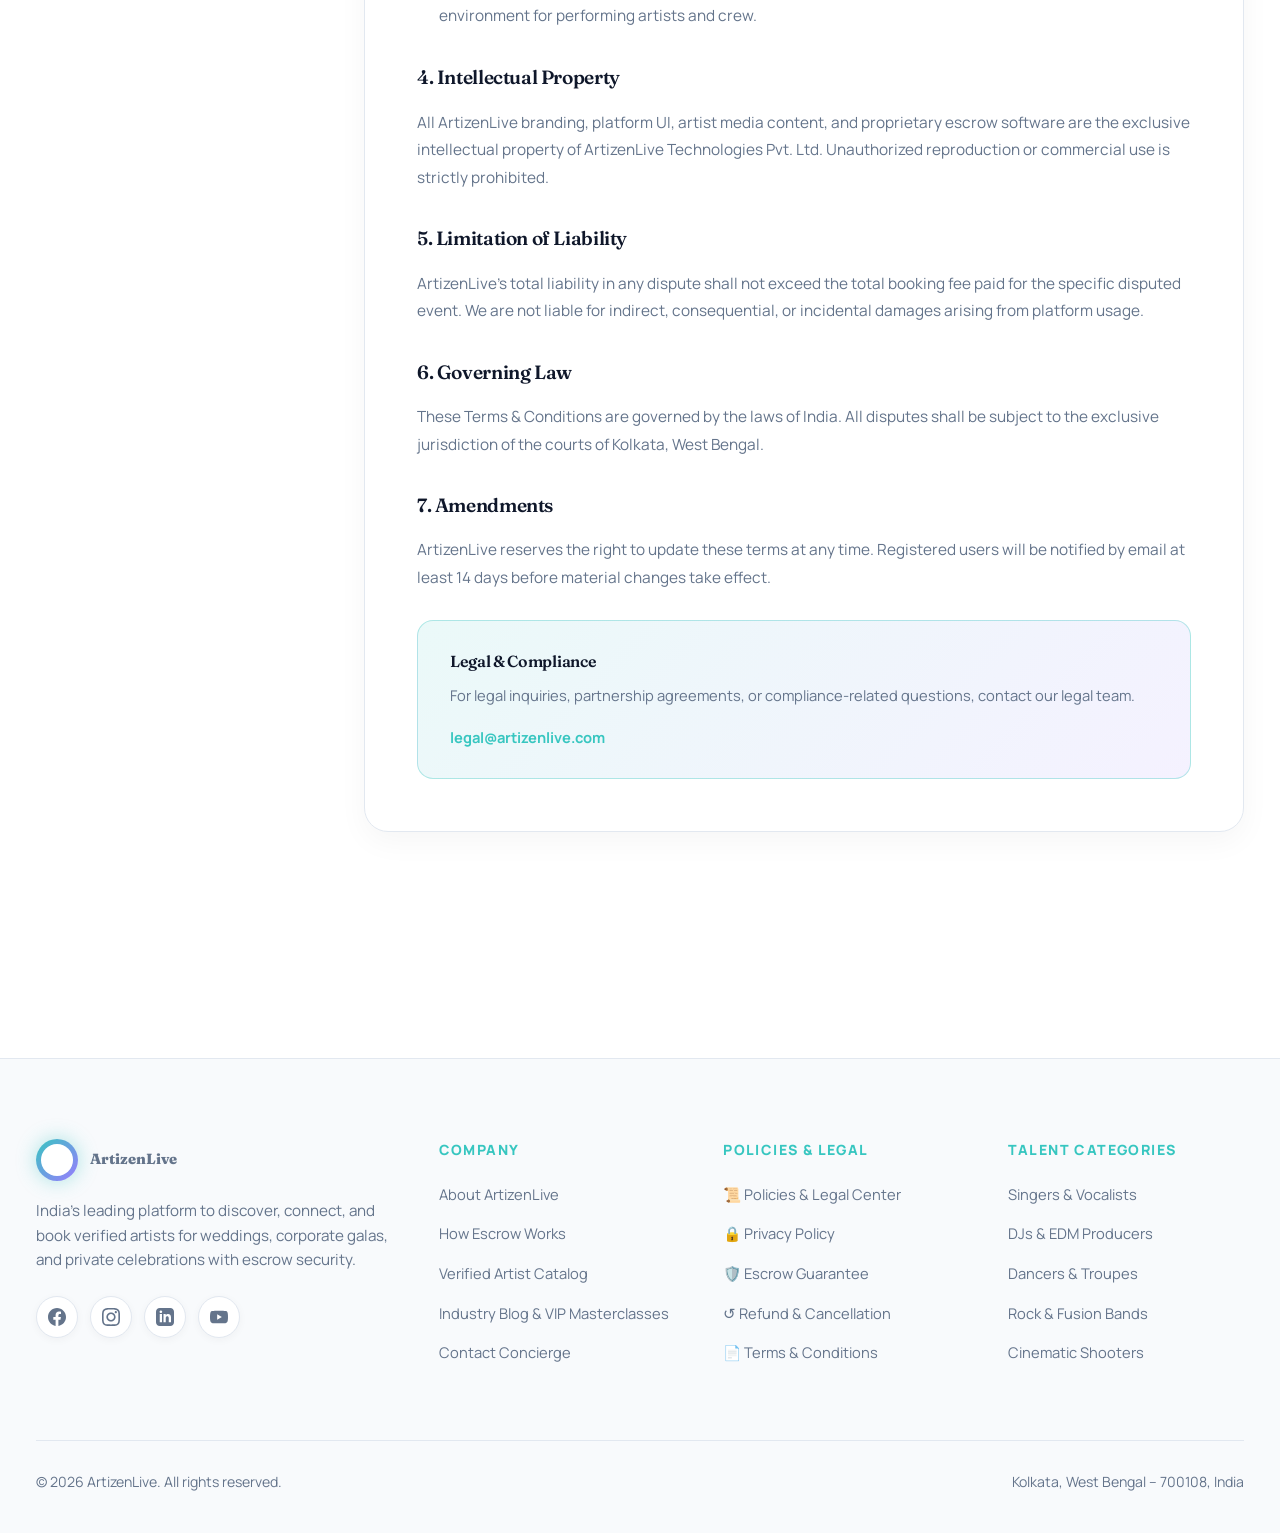
<file: policies.html>
<!DOCTYPE html>
<html lang="en" data-theme="light">
<head>
<meta charset="UTF-8">
<meta name="viewport" content="width=device-width, initial-scale=1.0">
<title>Policies — ArtizenLive | Privacy, Escrow, Refund & Terms</title>
<meta name="description" content="Read ArtizenLive's full policy documentation including our Privacy Policy, Escrow Payment Guarantee, Refund & Cancellation Policy, and Terms & Conditions.">
<link rel="preconnect" href="https://fonts.googleapis.com">
<link rel="preconnect" href="https://fonts.gstatic.com" crossorigin>
<link href="https://fonts.googleapis.com/css2?family=Fraunces:ital,opsz,wght@0,9..144,400;0,9..144,500;0,9..144,600;0,9..144,700;1,9..144,500&family=Manrope:wght@400;500;600;700;800&display=swap" rel="stylesheet">
<link rel="stylesheet" href="styles.css">
<style>
.page-hero {
  padding: 90px 0 70px;
  background:
    radial-gradient(ellipse 800px 500px at 80% 0%, rgba(154,123,255,0.18), transparent 65%),
    radial-gradient(ellipse 700px 600px at 10% 100%, rgba(55,198,192,0.18), transparent 65%),
    var(--canvas);
  text-align: center;
}
.page-hero h1 { font-size: clamp(2.4rem, 4.8vw, 3.6rem); margin-bottom: 14px; }
.page-hero h1 em { font-style: normal; background: linear-gradient(120deg, #9A7BFF, #37C6C0); -webkit-background-clip: text; background-clip: text; color: transparent; }
.page-hero p { color: var(--text-muted); font-size: 1.1rem; max-width: 560px; margin: 0 auto; }

.breadcrumb { display: flex; align-items: center; gap: 8px; font-size: 0.88rem; color: var(--text-muted); margin-bottom: 24px; justify-content: center; }
.breadcrumb a { color: var(--violet-primary); font-weight: 700; }

/* Policies Layout */
.policies-layout { display: grid; grid-template-columns: 280px 1fr; gap: 48px; padding: 80px 0 100px; align-items: start; }
@media(max-width: 900px){ .policies-layout { grid-template-columns: 1fr; } }

/* Sticky Sidebar Navigation */
.policy-sidebar {
  position: sticky; top: 100px;
  background: var(--surface-card); border: 1px solid var(--card-border); border-radius: 20px;
  padding: 28px 22px; backdrop-filter: blur(12px);
  box-shadow: 0 10px 30px rgba(0,0,0,0.04);
}
.sidebar-label { font-size: 0.75rem; text-transform: uppercase; letter-spacing: 0.14em; color: var(--text-muted); font-weight: 800; margin-bottom: 16px; }
.sidebar-nav { list-style: none; padding: 0; margin: 0; display: flex; flex-direction: column; gap: 4px; }
.sidebar-nav a {
  display: flex; align-items: center; gap: 12px; padding: 12px 16px; border-radius: 12px;
  font-size: 0.9rem; font-weight: 700; color: var(--text-muted); transition: all 0.2s ease;
  border: 1px solid transparent;
}
.sidebar-nav a:hover { color: var(--text-bright); background: var(--nav-hover-bg); }
.sidebar-nav a.active { color: var(--violet-primary); background: rgba(55,198,192,0.1); border-color: var(--card-border-glow); }
.sidebar-icon { font-size: 1.1rem; }
.sidebar-updated { margin-top: 24px; padding-top: 20px; border-top: 1px solid var(--card-border); font-size: 0.8rem; color: var(--text-muted); }

/* Policy Content Panels */
.policy-panel {
  scroll-margin-top: 120px;
  background: var(--surface-card); border: 1px solid var(--card-border);
  border-radius: 24px; padding: 52px 52px; margin-bottom: 36px;
  backdrop-filter: blur(12px); box-shadow: 0 10px 30px rgba(0,0,0,0.04);
}
@media(max-width: 700px){ .policy-panel { padding: 32px 24px; } }

.policy-panel-header {
  display: flex; align-items: flex-start; gap: 20px; margin-bottom: 36px;
  padding-bottom: 28px; border-bottom: 2px solid var(--card-border);
}
.policy-icon {
  width: 64px; height: 64px; border-radius: 18px; flex-shrink: 0;
  background: linear-gradient(135deg, rgba(55,198,192,0.15), rgba(154,123,255,0.15));
  border: 1px solid var(--card-border); display: flex; align-items: center; justify-content: center; font-size: 1.8rem;
}
.policy-panel-header h2 { font-size: 1.8rem; margin-bottom: 6px; }
.policy-panel-header .updated { font-size: 0.82rem; color: var(--text-muted); font-weight: 600; }

.policy-body h3 { font-size: 1.2rem; margin: 32px 0 14px; color: var(--text-bright); }
.policy-body h3:first-child { margin-top: 0; }
.policy-body p { color: var(--text-muted); font-size: 0.96rem; line-height: 1.8; margin-bottom: 18px; }
.policy-body ul, .policy-body ol { padding-left: 22px; color: var(--text-muted); font-size: 0.96rem; line-height: 1.85; margin-bottom: 18px; }
.policy-body li { margin-bottom: 10px; }
.policy-body li strong { color: var(--text-bright); font-weight: 700; }

.policy-highlight {
  background: rgba(55,198,192,0.08); border-left: 4px solid var(--violet-primary);
  border-radius: 0 12px 12px 0; padding: 20px 24px; margin: 24px 0;
  font-size: 0.94rem; color: var(--text-body); font-weight: 500;
}

.refund-table { width: 100%; border-collapse: collapse; margin: 20px 0; font-size: 0.92rem; }
.refund-table th { background: rgba(55,198,192,0.12); color: var(--text-bright); font-weight: 800; padding: 14px 18px; text-align: left; border-bottom: 2px solid var(--card-border); }
.refund-table td { padding: 14px 18px; border-bottom: 1px solid var(--card-border); color: var(--text-muted); }
.refund-table tr:last-child td { border-bottom: none; }
.refund-table tr:hover td { background: var(--nav-hover-bg); }
.tag-green { background: rgba(34,197,94,0.12); color: #16a34a; padding: 3px 10px; border-radius: 999px; font-size: 0.8rem; font-weight: 800; }
.tag-amber { background: rgba(245,158,11,0.12); color: #d97706; padding: 3px 10px; border-radius: 999px; font-size: 0.8rem; font-weight: 800; }
.tag-red { background: rgba(239,68,68,0.1); color: #dc2626; padding: 3px 10px; border-radius: 999px; font-size: 0.8rem; font-weight: 800; }

.contact-box {
  background: linear-gradient(135deg, rgba(55,198,192,0.1), rgba(154,123,255,0.1));
  border: 1px solid var(--card-border-glow); border-radius: 16px; padding: 28px 32px; margin-top: 28px;
}
.contact-box h4 { margin-bottom: 8px; }
.contact-box p { color: var(--text-muted); font-size: 0.92rem; margin: 0 0 16px; }
.contact-box a { color: var(--violet-primary); font-weight: 700; font-size: 0.92rem; }
</style>
</head>
<body>

<!-- Header Navigation -->
<header>
  <div class="nav">
    <a href="index.html" class="logo">
      <span class="logo-mark"></span>
      <span>ArtizenLive<small>Create Unforgettable Moments</small></span>
    </a>
    <nav class="links">
      <a href="index.html">Home</a>
      <a href="index.html#live-stage" class="nav-live-link"><span class="live-dot-inline"></span>Live Stage</a>
      <a href="index.html#artists">Artists</a>
      <a href="index.html#categories">Categories</a>
      <a href="index.html#how-it-works">How It Works</a>
      <a href="about.html">About Us</a>
    </nav>
    <div class="nav-actions">
      <button class="btn-theme-toggle" id="themeToggleBtn" onclick="toggleTheme()" title="Toggle Dark / Light Theme">
        <span class="theme-icon">
          <svg class="theme-svg-icon moon-icon" width="18" height="18" viewBox="0 0 24 24" fill="none" stroke="currentColor" stroke-width="2.2" stroke-linecap="round" stroke-linejoin="round"><path d="M21 12.79A9 9 0 1 1 11.21 3 7 7 0 0 0 21 12.79z" fill="currentColor" fill-opacity="0.2"/><circle cx="18" cy="5" r="0.8" fill="currentColor"/></svg>
        </span>
        <span class="theme-label">Dark Mode</span>
      </button>
      <button class="btn-primary-glow" onclick="openAuthModal()">Login / Sign Up</button>
      <button class="nav-toggle" id="menuToggle">☰</button>
    </div>
  </div>
</header>

<!-- Mobile Drawer -->
<div class="mobile-drawer" id="mobileDrawer">
  <div class="drawer-overlay" id="drawerOverlay"></div>
  <div class="drawer-content">
    <div class="drawer-header">
      <a href="index.html" class="logo"><span class="logo-mark"></span><span>ArtizenLive</span></a>
      <button class="drawer-close" id="drawerClose">&times;</button>
    </div>
    <nav class="drawer-links">
      <a href="index.html">Home</a>
      <a href="index.html#live-stage" style="color:var(--rose-accent);">🔴 Live Stage</a>
      <a href="index.html#artists">Artists</a>
      <a href="index.html#categories">Categories</a>
      <a href="about.html">About Us</a>
      <a href="policies.html">Policies &amp; Legal</a>
      <a href="index.html#contact">Contact</a>
    </nav>
    <div class="drawer-footer">
      <button class="btn-theme-toggle w-full" id="drawerThemeToggleBtn" onclick="toggleTheme()" style="margin-bottom:12px; justify-content:center;">
        <span class="theme-icon">
          <svg class="theme-svg-icon moon-icon" width="18" height="18" viewBox="0 0 24 24" fill="none" stroke="currentColor" stroke-width="2.2" stroke-linecap="round" stroke-linejoin="round"><path d="M21 12.79A9 9 0 1 1 11.21 3 7 7 0 0 0 21 12.79z" fill="currentColor" fill-opacity="0.2"/><circle cx="18" cy="5" r="0.8" fill="currentColor"/></svg>
        </span>
        <span class="theme-label">Dark Mode</span>
      </button>
    </div>
  </div>
</div>

<!-- Page Hero -->
<section class="page-hero">
  <div class="wrap reveal">
    <div class="breadcrumb"><a href="index.html">Home</a><span>/</span><span>Policies &amp; Legal</span></div>
    <div class="eyebrow" style="justify-content:center;">Legal &amp; Trust Documentation</div>
    <h1>Our <em>Policies</em> &amp; Standards</h1>
    <p>Everything you need to know about how ArtizenLive protects your data, payments, and event bookings.</p>
  </div>
</section>

<!-- Policies Content -->
<section>
  <div class="wrap">
    <div class="policies-layout">

      <!-- Sticky Sidebar -->
      <aside class="policy-sidebar reveal">
        <div class="sidebar-label">Jump To Section</div>
        <ul class="sidebar-nav" id="policySidebarNav">
          <li><a href="#privacy" class="active"><span class="sidebar-icon">🔒</span> Privacy Policy</a></li>
          <li><a href="#escrow"><span class="sidebar-icon">🛡️</span> Escrow Guarantee</a></li>
          <li><a href="#refund"><span class="sidebar-icon">↺</span> Refund &amp; Cancellation</a></li>
          <li><a href="#terms"><span class="sidebar-icon">📄</span> Terms &amp; Conditions</a></li>
        </ul>
        <div class="sidebar-updated">
          <strong>Last Updated</strong><br>
          July 2026
        </div>
      </aside>

      <!-- Policy Panels -->
      <div>

        <!-- Privacy Policy -->
        <div class="policy-panel reveal" id="privacy">
          <div class="policy-panel-header">
            <div class="policy-icon">🔒</div>
            <div>
              <h2>Privacy Policy</h2>
              <p class="updated">Last Updated: July 1, 2026 · Effective Immediately</p>
            </div>
          </div>
          <div class="policy-body">
            <p>ArtizenLive is committed to protecting the privacy of all users — including event hosts, registered artists, and website visitors. This Privacy Policy explains what personal information we collect, how we use it, and the controls available to you.</p>

            <h3>1. Information We Collect</h3>
            <ul>
              <li><strong>Account Data:</strong> Name, email address, phone number, and password when creating an account.</li>
              <li><strong>Booking Data:</strong> Event date, venue address, performance type, and guest count submitted during booking flows.</li>
              <li><strong>Payment Data:</strong> Billing information is handled by our Payment Gateway Partner (Razorpay). ArtizenLive does not store full card numbers.</li>
              <li><strong>Usage Data:</strong> Browser type, IP address, pages visited, and click-through data collected via cookies for analytics purposes.</li>
              <li><strong>Artist Media:</strong> Performance video clips, audio samples, and headshots uploaded by registered artists.</li>
            </ul>

            <h3>2. How We Use Your Information</h3>
            <ul>
              <li>To process and manage booking requests between event hosts and artists.</li>
              <li>To communicate booking confirmations, platform updates, and concierge support.</li>
              <li>To improve platform performance, resolve technical issues, and personalize search results.</li>
              <li>To comply with legal obligations under applicable Indian data protection laws.</li>
            </ul>

            <div class="policy-highlight">
              🔒 <strong>Data Security:</strong> All user data is encrypted using AES-256 encryption in transit and at rest. Our servers are hosted on ISO-27001 certified infrastructure.
            </div>

            <h3>3. Information Sharing</h3>
            <p>ArtizenLive does not sell or rent user data to third parties. Your contact details are only shared with the booked artist after escrow lock confirmation — and only the minimum information required for event coordination.</p>

            <h3>4. Your Rights &amp; Controls</h3>
            <ul>
              <li><strong>Access &amp; Download:</strong> Request a full export of your personal data at any time.</li>
              <li><strong>Account Deletion:</strong> Request permanent deletion of your account and associated data.</li>
              <li><strong>Marketing Opt-Out:</strong> Unsubscribe from email newsletters at any time via the link in any email.</li>
              <li><strong>Cookie Control:</strong> Disable non-essential cookies from your browser privacy settings.</li>
            </ul>

            <h3>5. Cookies &amp; Tracking</h3>
            <p>We use session cookies for user authentication and third-party analytics cookies (Google Analytics) to understand usage patterns. No tracking pixels are used for targeted advertising.</p>

            <div class="contact-box">
              <h4>Privacy Inquiries</h4>
              <p>For data access requests, deletion, or general privacy concerns, contact our Data Protection Officer.</p>
              <a href="mailto:privacy@artizenlive.com">privacy@artizenlive.com</a>
            </div>
          </div>
        </div>

        <!-- Escrow Guarantee -->
        <div class="policy-panel reveal" id="escrow">
          <div class="policy-panel-header">
            <div class="policy-icon">🛡️</div>
            <div>
              <h2>Escrow Payment Guarantee</h2>
              <p class="updated">Last Updated: July 1, 2026 · Effective Immediately</p>
            </div>
          </div>
          <div class="policy-body">
            <p>ArtizenLive's Escrow Guarantee is the cornerstone of our trust framework. It ensures that neither the event host nor the artist is ever financially vulnerable during the booking process.</p>

            <div class="policy-highlight">
              🛡️ <strong>Core Promise:</strong> When you book an artist on ArtizenLive, your payment is held in a neutral third-party escrow account — and released to the artist only after your event concludes successfully.
            </div>

            <h3>How Escrow Works — Step by Step</h3>
            <ol>
              <li><strong>Host initiates booking</strong> and pays 100% of the performance fee via ArtizenLive's secure payment gateway.</li>
              <li><strong>Funds are locked</strong> in an independent, audited escrow account managed by our banking partner.</li>
              <li><strong>Artist receives confirmation</strong> and coordinates directly with the host for setlists, sound riders, and event logistics.</li>
              <li><strong>Event Day:</strong> Artist performs. Host or their representative confirms completion on the ArtizenLive app or portal within 24 hours.</li>
              <li><strong>Funds Released:</strong> Upon successful confirmation, escrow releases the artist's fee within 3–5 business days.</li>
            </ol>

            <h3>Dispute Resolution</h3>
            <ul>
              <li><strong>Artist No-Show:</strong> If the artist fails to appear without approved prior notice, 100% of the escrow amount is immediately refunded to the host, and a complimentary replacement artist coordination is initiated.</li>
              <li><strong>Partial Performance:</strong> If the artist performs for less than 60% of the agreed duration, a proportional refund is issued from the escrow balance.</li>
              <li><strong>Quality Dispute:</strong> Sound quality, technical, or rider disputes must be raised within 48 hours of the event via support@artizenlive.com with video evidence.</li>
            </ul>

            <h3>Escrow Applicable Events</h3>
            <p>The escrow mechanism applies to all bookings made through ArtizenLive's platform. Offline bookings or direct payments made outside the platform are NOT covered by our Escrow Guarantee.</p>

            <div class="contact-box">
              <h4>Escrow Disputes</h4>
              <p>Contact our Escrow Support Team for any booking payment issues or disputes.</p>
              <a href="mailto:escrow@artizenlive.com">escrow@artizenlive.com</a><br><br>
              <a href="tel:+916293755369">+91 62937 55369 (Concierge Hotline)</a>
            </div>
          </div>
        </div>

        <!-- Refund & Cancellation Policy -->
        <div class="policy-panel reveal" id="refund">
          <div class="policy-panel-header">
            <div class="policy-icon">↺</div>
            <div>
              <h2>Refund &amp; Cancellation Policy</h2>
              <p class="updated">Last Updated: July 1, 2026 · Effective Immediately</p>
            </div>
          </div>
          <div class="policy-body">
            <p>We understand that event plans can change unexpectedly. Our Refund &amp; Cancellation Policy is designed to be fair to both event hosts and performing artists while protecting their respective investments.</p>

            <h3>Host Cancellation Schedule</h3>
            <p>The following refund schedule applies when the <strong>event host</strong> initiates a cancellation:</p>

            <table class="refund-table">
              <thead>
                <tr>
                  <th>Cancellation Timeline</th>
                  <th>Refund to Host</th>
                  <th>Artist Retention</th>
                  <th>Status</th>
                </tr>
              </thead>
              <tbody>
                <tr>
                  <td>More than 14 Days Before Event</td>
                  <td>100% Full Refund</td>
                  <td>0%</td>
                  <td><span class="tag-green">Full Refund</span></td>
                </tr>
                <tr>
                  <td>7 to 14 Days Before Event</td>
                  <td>80% Refund</td>
                  <td>20% (Calendar Reservation)</td>
                  <td><span class="tag-amber">Partial Refund</span></td>
                </tr>
                <tr>
                  <td>48 Hours to 7 Days Before</td>
                  <td>50% Refund</td>
                  <td>50% (Preparation Costs)</td>
                  <td><span class="tag-amber">Partial Refund</span></td>
                </tr>
                <tr>
                  <td>Less than 48 Hours Before</td>
                  <td>20% Refund</td>
                  <td>80%</td>
                  <td><span class="tag-red">Minimal Refund</span></td>
                </tr>
                <tr>
                  <td>On the Day of Event</td>
                  <td>0% Refund</td>
                  <td>100%</td>
                  <td><span class="tag-red">No Refund</span></td>
                </tr>
              </tbody>
            </table>

            <h3>Artist Cancellation</h3>
            <p>If the artist cancels, the following guaranteed protections apply to the host:</p>
            <ul>
              <li><strong>100% full refund</strong> of the escrow amount, processed within 2–3 business days.</li>
              <li><strong>Complimentary emergency replacement</strong> — our concierge team will actively source and connect you with an equivalent verified artist at no additional service charge.</li>
              <li>The cancelling artist receives a <strong>trust score penalty</strong> and may be suspended from the platform.</li>
            </ul>

            <h3>Force Majeure</h3>
            <p>In the case of natural disasters, government-mandated lockdowns, or other events beyond reasonable control, both parties may agree to reschedule without financial penalty. ArtizenLive Concierge will mediate all force majeure cases.</p>

            <div class="contact-box">
              <h4>Cancellation Requests</h4>
              <p>All cancellations must be submitted in writing through your ArtizenLive dashboard or by contacting our support team directly.</p>
              <a href="mailto:support@artizenlive.com">support@artizenlive.com</a>
            </div>
          </div>
        </div>

        <!-- Terms & Conditions -->
        <div class="policy-panel reveal" id="terms">
          <div class="policy-panel-header">
            <div class="policy-icon">📄</div>
            <div>
              <h2>Terms &amp; Conditions</h2>
              <p class="updated">Last Updated: July 1, 2026 · Effective Immediately</p>
            </div>
          </div>
          <div class="policy-body">
            <p>By accessing or using ArtizenLive's platform, you agree to the following Terms &amp; Conditions. These terms govern all interactions between ArtizenLive, event hosts, and registered artists.</p>

            <h3>1. Platform Usage</h3>
            <ul>
              <li>ArtizenLive is a technology-enabled marketplace connecting event hosts with independent performing artists. We are not the employer of listed artists.</li>
              <li>All users must be at least 18 years of age to register an account or initiate a booking.</li>
              <li>Fraudulent bookings, spam, or misrepresentation of event details are grounds for immediate account termination.</li>
            </ul>

            <h3>2. Artist Responsibilities</h3>
            <ul>
              <li><strong>Sound Rider Delivery:</strong> Artists must clearly communicate their technical sound requirements (microphones, monitors, power points, mixer specs) at least 5 days before the event.</li>
              <li><strong>Professional Conduct:</strong> Artists are expected to arrive at least 90 minutes before showtime for soundcheck and preparation.</li>
              <li><strong>Setlist Adherence:</strong> Artists must honour agreed setlists unless mutually modified with host consent after booking confirmation.</li>
            </ul>

            <h3>3. Host Responsibilities</h3>
            <ul>
              <li><strong>Venue Permits:</strong> Event hosts are responsible for obtaining valid local authority noise permits, sound clearances, and venue access passes.</li>
              <li><strong>Technical Provision:</strong> Hosts must provide the equipment specified in the artist's sound rider. Failure to do so does not entitle a refund.</li>
              <li><strong>Safe Environment:</strong> Hosts are responsible for maintaining a safe, professional, and respectful environment for performing artists and crew.</li>
            </ul>

            <h3>4. Intellectual Property</h3>
            <p>All ArtizenLive branding, platform UI, artist media content, and proprietary escrow software are the exclusive intellectual property of ArtizenLive Technologies Pvt. Ltd. Unauthorized reproduction or commercial use is strictly prohibited.</p>

            <h3>5. Limitation of Liability</h3>
            <p>ArtizenLive's total liability in any dispute shall not exceed the total booking fee paid for the specific disputed event. We are not liable for indirect, consequential, or incidental damages arising from platform usage.</p>

            <h3>6. Governing Law</h3>
            <p>These Terms &amp; Conditions are governed by the laws of India. All disputes shall be subject to the exclusive jurisdiction of the courts of Kolkata, West Bengal.</p>

            <h3>7. Amendments</h3>
            <p>ArtizenLive reserves the right to update these terms at any time. Registered users will be notified by email at least 14 days before material changes take effect.</p>

            <div class="contact-box">
              <h4>Legal &amp; Compliance</h4>
              <p>For legal inquiries, partnership agreements, or compliance-related questions, contact our legal team.</p>
              <a href="mailto:legal@artizenlive.com">legal@artizenlive.com</a>
            </div>
          </div>
        </div>

      </div><!-- /policy panels -->
    </div><!-- /policies-layout -->
  </div>
</section>

<!-- Footer -->
<footer>
  <div class="wrap">
    <div class="foot-top">
      <div class="foot-brand">
        <a href="index.html" class="logo"><span class="logo-mark"></span><span>ArtizenLive</span></a>
        <p>India's leading platform to discover, connect, and book verified artists for weddings, corporate galas, and private celebrations with escrow security.</p>
        <div class="social-row">
          <a href="https://facebook.com" target="_blank" class="social-icon-btn facebook" title="Facebook">
            <svg viewBox="0 0 24 24"><path d="M24 12.073c0-6.627-5.373-12-12-12s-12 5.373-12 12c0 5.99 4.388 10.954 10.125 11.854v-8.385H7.078v-3.47h3.047V9.43c0-3.007 1.792-4.669 4.533-4.669 1.312 0 2.686.235 2.686.235v2.953H15.83c-1.491 0-1.956.925-1.956 1.874v2.25h3.328l-.532 3.47h-2.796v8.385C19.612 23.027 24 18.062 24 12.073z"/></svg>
          </a>
          <a href="https://instagram.com" target="_blank" class="social-icon-btn instagram" title="Instagram">
            <svg viewBox="0 0 24 24"><path d="M12 2.163c3.204 0 3.584.012 4.85.07 3.252.148 4.771 1.691 4.919 4.919.058 1.265.069 1.645.069 4.849 0 3.205-.012 3.584-.069 4.849-.149 3.225-1.664 4.771-4.919 4.919-1.266.058-1.644.07-4.85.07-3.204 0-3.584-.012-4.849-.07-3.26-.149-4.771-1.699-4.919-4.92-.058-1.265-.07-1.644-.07-4.849 0-3.204.013-3.583.07-4.849.149-3.227 1.664-4.771 4.919-4.919 1.266-.057 1.645-.069 4.849-.069zm0-2.163c-3.259 0-3.667.014-4.947.072-4.358.2-6.78 2.618-6.98 6.98-.059 1.281-.073 1.689-.073 4.948 0 3.259.014 3.668.072 4.948.2 4.358 2.618 6.78 6.98 6.98 1.281.058 1.689.072 4.948.072 3.259 0 3.668-.014 4.948-.072 4.354-.2 6.782-2.618 6.979-6.98.059-1.28.073-1.689.073-4.948 0-3.259-.014-3.667-.072-4.947-.196-4.354-2.617-6.78-6.979-6.98-1.281-.059-1.69-.073-4.949-.073zm0 5.838c-3.403 0-6.162 2.759-6.162 6.162s2.759 6.163 6.162 6.163 6.162-2.759 6.162-6.163c0-3.403-2.759-6.162-6.162-6.162zm0 10.162c-2.209 0-4-1.79-4-4 0-2.209 1.791-4 4-4s4 1.791 4 4c0 2.21-1.791 4-4 4zm6.406-11.845c-.796 0-1.441.645-1.441 1.44s.645 1.44 1.441 1.44c.795 0 1.439-.645 1.439-1.44s-.644-1.44-1.439-1.44z"/></svg>
          </a>
          <a href="https://linkedin.com" target="_blank" class="social-icon-btn linkedin" title="LinkedIn">
            <svg viewBox="0 0 24 24"><path d="M19 0h-14c-2.761 0-5 2.239-5 5v14c0 2.761 2.239 5 5 5h14c2.762 0 5-2.239 5-5v-14c0-2.761-2.238-5-5-5zm-11 19h-3v-11h3v11zm-1.5-12.268c-.966 0-1.75-.79-1.75-1.764s.784-1.764 1.75-1.764 1.75.79 1.75 1.764-.783 1.764-1.75 1.764zm13.5 12.268h-3v-5.604c0-3.368-4-3.113-4 0v5.604h-3v-11h3v1.765c1.396-2.586 7-2.777 7 2.476v6.759z"/></svg>
          </a>
          <a href="https://youtube.com" target="_blank" class="social-icon-btn youtube" title="YouTube">
            <svg viewBox="0 0 24 24"><path d="M23.498 6.186a3.016 3.016 0 0 0-2.122-2.136C19.505 3.545 12 3.545 12 3.545s-7.505 0-9.377.505A3.017 3.017 0 0 0 .502 6.186C0 8.07 0 12 0 12s0 3.93.502 5.814a3.016 3.016 0 0 0 2.122 2.136c1.871.505 9.376.505 9.376.505s7.505 0 9.377-.505a3.015 3.015 0 0 0 2.122-2.136C24 15.93 24 12 24 12s0-3.93-.502-5.814zM9.545 15.568V8.432L15.818 12l-6.273 3.568z"/></svg>
          </a>
        </div>
      </div>
      <div>
        <h4>Company</h4>
        <ul>
          <li><a href="about.html">About ArtizenLive</a></li>
          <li><a href="index.html#how-it-works">How Escrow Works</a></li>
          <li><a href="index.html#artists">Verified Artist Catalog</a></li>
          <li><a href="blog.html">Industry Blog &amp; VIP Masterclasses</a></li>
          <li><a href="index.html#contact">Contact Concierge</a></li>
        </ul>
      </div>
      <div>
        <h4>Policies &amp; Legal</h4>
        <ul>
          <li><a href="policies.html">📜 Policies &amp; Legal Center</a></li>
          <li><a href="#privacy">🔒 Privacy Policy</a></li>
          <li><a href="#escrow">🛡️ Escrow Guarantee</a></li>
          <li><a href="#refund">↺ Refund &amp; Cancellation</a></li>
          <li><a href="#terms">📄 Terms &amp; Conditions</a></li>
        </ul>
      </div>
      <div>
        <h4>Talent Categories</h4>
        <ul>
          <li><a href="index.html#artists">Singers &amp; Vocalists</a></li>
          <li><a href="index.html#artists">DJs &amp; EDM Producers</a></li>
          <li><a href="index.html#artists">Dancers &amp; Troupes</a></li>
          <li><a href="index.html#artists">Rock &amp; Fusion Bands</a></li>
          <li><a href="index.html#artists">Cinematic Shooters</a></li>
        </ul>
      </div>
    </div>
    <div class="foot-bottom">
      <span>© 2026 ArtizenLive. All rights reserved.</span>
      <span>Kolkata, West Bengal – 700108, India</span>
    </div>
  </div>
</footer>

<!-- Auth Modal -->
<div class="modal" id="authModal">
  <div class="modal-backdrop" onclick="closeAuthModal()"></div>
  <div class="modal-card">
    <button class="modal-close" onclick="closeAuthModal()">&times;</button>
    <div style="text-align:center; margin-bottom:24px;">
      <span class="logo-mark" style="margin:0 auto 12px;"></span>
      <h3>Welcome to ArtizenLive</h3>
      <p style="color:var(--text-muted); font-size:0.88rem;">Login or register to manage your event talent bookings</p>
    </div>
    <form onsubmit="handleAuthSubmit(event)">
      <input type="email" placeholder="Email Address" style="width:100%; padding:14px; margin-bottom:12px; border-radius:10px; border:1px solid var(--card-border); background:var(--input-bg); color:var(--text-bright);" required>
      <input type="password" placeholder="Password" style="width:100%; padding:14px; margin-bottom:20px; border-radius:10px; border:1px solid var(--card-border); background:var(--input-bg); color:var(--text-bright);" required>
      <button type="submit" class="btn btn-gold w-full">Sign In / Continue</button>
    </form>
  </div>
</div>

<script src="script.js"></script>
<script>
  // Sidebar active state on scroll
  const sections = document.querySelectorAll('.policy-panel');
  const sidebarLinks = document.querySelectorAll('.sidebar-nav a');

  window.addEventListener('scroll', () => {
    let current = '';
    sections.forEach(section => {
      const sectionTop = section.offsetTop - 150;
      if (window.scrollY >= sectionTop) {
        current = section.getAttribute('id');
      }
    });
    sidebarLinks.forEach(link => {
      link.classList.remove('active');
      if (link.getAttribute('href') === '#' + current) {
        link.classList.add('active');
      }
    });
  });
</script>
</body>
</html>
</file>
<file: styles.css>
/* ArtizenLive Official Color System (Extracted directly from artizenlive.com)
   Brand Cyan Teal: #37C6C0
   Brand Purple Accent: #9A7BFF
   Brand Gradient: linear-gradient(135deg, #37C6C0, #9A7BFF)
   Pure White Canvas: #FFFFFF
   Dark Mode Obsidian: #0A0F1E
*/

:root {
  /* Default Light Theme: Fresh Pure Crisp White Canvas with Official Artizen Teal & Purple Gradient */
  --canvas: #FFFFFF;        /* Pure Crisp Fresh White */
  --canvas-subtle: #F8FAFC; /* Soft Slate Pearl Tint */
  --surface-card: #FFFFFF;
  --surface-card-hover: #F1F5F9;
  --card-border: #E2E8F0;
  --card-border-glow: rgba(55, 198, 192, 0.35);
  
  --violet-primary: #37C6C0; /* Official Artizen Cyan Teal */
  --violet-light: #9A7BFF;   /* Official Artizen Purple Accent */
  --violet-dark: #2BB0AA;
  --violet-glow: rgba(55, 198, 192, 0.3);
  
  --gold-accent: #F59E0B;   /* Rating Gold */
  --gold-light: #FBBF24;
  --gold-glow: rgba(245, 158, 11, 0.25);
  
  --rose-accent: #F43F5E;
  --emerald-accent: #37C6C0;
  
  --text-bright: #0F172A;   /* Deep Slate Black - High Contrast! */
  --text-body: #334155;     /* Dark Slate Body Text */
  --text-muted: #64748B;    /* Muted Slate Gray */
  
  --input-bg: #F8FAFC;
  --modal-bg: #FFFFFF;
  --header-bg: rgba(255, 255, 255, 0.94);
  --nav-hover-bg: rgba(55, 198, 192, 0.08);
  
  --radius-sm: 10px;
  --radius-md: 16px;
  --radius-lg: 24px;
  --maxw: 1520px; /* Full Screen Space Utilization */
}

/* Official Artizen Dark Mode: Midnight Obsidian #0A0F1E */
[data-theme="dark"] {
  --canvas: #0A0F1E;
  --canvas-subtle: #111827;
  --surface-card: rgba(255, 255, 255, 0.04);
  --surface-card-hover: rgba(255, 255, 255, 0.08);
  --card-border: rgba(255, 255, 255, 0.1);
  --card-border-glow: rgba(55, 198, 192, 0.5);
  
  --violet-primary: #37C6C0;
  --violet-light: #9A7BFF;
  --violet-dark: #2BB0AA;
  --violet-glow: rgba(55, 198, 192, 0.35);
  
  --gold-accent: #F59E0B;
  --gold-light: #FBBF24;
  --gold-glow: rgba(245, 158, 11, 0.3);
  
  --text-bright: #F8FAFC;   /* Crisp White */
  --text-body: #CBD5E1;     /* Light Slate */
  --text-muted: #94A3B8;    /* Muted Slate */
  
  --input-bg: rgba(17, 24, 39, 0.85);
  --modal-bg: #0A0F1E;
  --header-bg: rgba(10, 15, 30, 0.88);
  --nav-hover-bg: rgba(55, 198, 192, 0.15);
}

* { box-sizing: border-box; }
html { scroll-behavior: smooth; }

body {
  margin: 0;
  background-color: var(--canvas);
  color: var(--text-body);
  font-family: 'Manrope', -apple-system, BlinkMacSystemFont, sans-serif;
  font-size: 16px;
  line-height: 1.6;
  -webkit-font-smoothing: antialiased;
  overflow-x: hidden;
  transition: background-color 0.3s ease, color 0.3s ease;
}

/* Typography */
h1, h2, h3, h4, h5 {
  font-family: 'Fraunces', Georgia, serif;
  font-weight: 600;
  color: var(--text-bright);
  margin: 0 0 0.4em;
  letter-spacing: -0.02em;
}

a { color: inherit; text-decoration: none; transition: color 0.2s ease; }
img, video { max-width: 100%; display: block; }

/* Wide Container Utilizing Left & Right Space */
.wrap {
  max-width: var(--maxw);
  width: 100%;
  margin: 0 auto;
  padding: 0 36px;
}
.w-full { width: 100%; }

/* Eyebrow badge */
.eyebrow {
  display: inline-flex;
  align-items: center;
  gap: 8px;
  font-size: 0.75rem;
  letter-spacing: 0.16em;
  text-transform: uppercase;
  color: var(--violet-primary);
  font-weight: 800;
  margin-bottom: 14px;
}
.eyebrow::before {
  content: "";
  width: 20px;
  height: 2px;
  background: linear-gradient(90deg, #37C6C0, #9A7BFF);
  display: inline-block;
  border-radius: 2px;
}

/* Buttons */
.btn {
  display: inline-flex;
  align-items: center;
  justify-content: center;
  gap: 8px;
  padding: 14px 28px;
  border-radius: 999px;
  font-weight: 800;
  font-size: 0.95rem;
  cursor: pointer;
  border: 1px solid transparent;
  transition: all 0.25s cubic-bezier(0.4, 0, 0.2, 1);
  font-family: 'Manrope', sans-serif;
}

.btn-gold {
  background: linear-gradient(135deg, #37C6C0, #9A7BFF);
  color: #FFFFFF;
  font-weight: 800;
  box-shadow: 0 4px 20px rgba(55, 198, 192, 0.35);
}
.btn-gold:hover {
  transform: translateY(-2px);
  box-shadow: 0 8px 30px rgba(154, 123, 255, 0.45);
  opacity: 0.95;
}

.btn-violet {
  background: linear-gradient(135deg, #9A7BFF, #37C6C0);
  color: #FFFFFF;
  font-weight: 800;
  box-shadow: 0 4px 20px rgba(154, 123, 255, 0.35);
}
.btn-violet:hover {
  transform: translateY(-2px);
  box-shadow: 0 8px 30px rgba(55, 198, 192, 0.45);
}

.btn-ghost {
  background: var(--surface-card);
  color: var(--text-bright);
  border-color: var(--card-border);
  backdrop-filter: blur(10px);
}
.btn-ghost:hover {
  border-color: var(--violet-primary);
  color: var(--violet-primary);
  background: rgba(55, 198, 192, 0.08);
}

/* Header Navigation Bar */
header {
  position: sticky;
  top: 0;
  z-index: 100;
  backdrop-filter: blur(20px);
  -webkit-backdrop-filter: blur(20px);
  background: var(--header-bg);
  border-bottom: 1px solid var(--card-border);
  transition: background 0.3s ease, border-color 0.3s ease;
  box-shadow: 0 4px 30px rgba(0, 0, 0, 0.04);
}

.nav {
  display: flex;
  align-items: center;
  justify-content: space-between;
  padding: 16px 36px;
  max-width: var(--maxw);
  margin: 0 auto;
  width: 100%;
}

.logo {
  display: flex;
  align-items: center;
  gap: 12px;
  font-family: 'Fraunces', serif;
  font-size: 1.45rem;
  font-weight: 800;
  color: var(--text-bright);
}
.logo-mark {
  width: 42px;
  height: 42px;
  border-radius: 50%;
  background: linear-gradient(135deg, #37C6C0, #9A7BFF);
  position: relative;
  box-shadow: 0 0 20px rgba(55, 198, 192, 0.4);
  flex-shrink: 0;
}
.logo-mark::after {
  content: "";
  position: absolute;
  inset: 5px;
  border-radius: 50%;
  background: var(--canvas);
  transition: background 0.3s ease;
}
.logo small {
  display: block;
  font-family: 'Manrope', sans-serif;
  font-size: 0.62rem;
  letter-spacing: 0.14em;
  text-transform: uppercase;
  color: var(--text-muted);
  font-weight: 600;
  margin-top: -2px;
}

nav.links {
  display: flex;
  align-items: center;
  gap: 8px;
  font-size: 0.92rem;
  font-weight: 600;
  color: var(--text-muted);
  background: var(--surface-card);
  padding: 6px 10px;
  border-radius: 999px;
  border: 1px solid var(--card-border);
}

nav.links a {
  padding: 8px 18px;
  border-radius: 999px;
  color: var(--text-muted);
  transition: all 0.25s ease;
  display: inline-flex;
  align-items: center;
  gap: 6px;
}

nav.links a:hover {
  color: var(--violet-primary);
  background: var(--nav-hover-bg);
}

nav.links a.nav-live-link {
  color: var(--rose-accent);
  background: rgba(244, 63, 94, 0.08);
  border: 1px solid rgba(244, 63, 94, 0.2);
  font-weight: 700;
}
nav.links a.nav-live-link:hover {
  background: rgba(244, 63, 94, 0.16);
  color: var(--rose-accent);
}

.live-dot-inline {
  width: 7px;
  height: 7px;
  border-radius: 50%;
  background: var(--rose-accent);
  box-shadow: 0 0 8px var(--rose-accent);
  animation: pulse 1.5s infinite;
}

.nav-actions { display: flex; align-items: center; gap: 12px; }

/* Theme Switcher Button — Classy Glassmorphic Pill */
.btn-theme-toggle {
  display: inline-flex;
  align-items: center;
  gap: 9px;
  padding: 8px 18px;
  border-radius: 999px;
  background: linear-gradient(135deg, rgba(245, 158, 11, 0.12), rgba(217, 119, 6, 0.08));
  backdrop-filter: blur(12px);
  -webkit-backdrop-filter: blur(12px);
  border: 1.5px solid rgba(245, 158, 11, 0.4);
  color: #D97706;
  font-size: 0.86rem;
  font-weight: 700;
  letter-spacing: 0.2px;
  cursor: pointer;
  transition: all 0.3s cubic-bezier(0.34, 1.56, 0.64, 1);
  font-family: 'Manrope', sans-serif;
  box-shadow: 0 3px 14px rgba(245, 158, 11, 0.15), inset 0 1px 0 rgba(255, 255, 255, 0.4);
  white-space: nowrap;
}
.btn-theme-toggle .theme-icon {
  display: flex;
  align-items: center;
  justify-content: center;
  width: 20px;
  height: 20px;
  transition: transform 0.4s cubic-bezier(0.34, 1.56, 0.64, 1);
}
.btn-theme-toggle .theme-svg-icon {
  width: 18px;
  height: 18px;
  display: block;
}
.btn-theme-toggle .sun-icon {
  color: #F59E0B;
  filter: drop-shadow(0 0 4px rgba(245, 158, 11, 0.5));
}
.btn-theme-toggle .moon-icon {
  color: #7C3AED;
  filter: drop-shadow(0 0 4px rgba(124, 58, 237, 0.4));
}

.btn-theme-toggle:hover {
  background: linear-gradient(135deg, rgba(245, 158, 11, 0.22), rgba(251, 191, 36, 0.18));
  border-color: #F59E0B;
  color: #B45309;
  box-shadow: 0 4px 20px rgba(245, 158, 11, 0.35), inset 0 1px 0 rgba(255, 255, 255, 0.6);
  transform: translateY(-2px) scale(1.02);
}
.btn-theme-toggle:hover .theme-icon {
  transform: rotate(25deg) scale(1.2);
}

/* Spin flash on click */
.btn-theme-toggle.theme-spin .theme-icon {
  animation: iconSpin 0.5s cubic-bezier(0.34, 1.56, 0.64, 1);
}
@keyframes iconSpin {
  0%   { transform: rotate(0deg) scale(1); }
  50%  { transform: rotate(180deg) scale(1.3); }
  100% { transform: rotate(360deg) scale(1); }
}

[data-theme="dark"] .btn-theme-toggle {
  background: linear-gradient(135deg, rgba(245, 158, 11, 0.16), rgba(251, 191, 36, 0.10));
  border-color: rgba(251, 191, 36, 0.5);
  color: #FBBF24;
  box-shadow: 0 3px 18px rgba(245, 158, 11, 0.25), inset 0 1px 0 rgba(255, 255, 255, 0.1);
}
[data-theme="dark"] .btn-theme-toggle .sun-icon {
  color: #FBBF24;
  filter: drop-shadow(0 0 6px rgba(251, 191, 36, 0.7));
}
[data-theme="dark"] .btn-theme-toggle:hover {
  background: linear-gradient(135deg, rgba(245, 158, 11, 0.30), rgba(251, 191, 36, 0.22));
  border-color: #FBBF24;
  color: #FDE68A;
  box-shadow: 0 6px 26px rgba(245, 158, 11, 0.45);
}


/* Login / Sign Up Header Action */
.btn-primary-glow {
  background: linear-gradient(135deg, #37C6C0, #9A7BFF);
  color: #FFFFFF !important;
  font-weight: 800;
  font-size: 0.9rem;
  padding: 11px 24px;
  border-radius: 999px;
  border: none;
  cursor: pointer;
  box-shadow: 0 4px 16px rgba(55, 198, 192, 0.35);
  transition: all 0.25s ease;
  font-family: 'Manrope', sans-serif;
}
.btn-primary-glow:hover {
  transform: translateY(-2px);
  box-shadow: 0 8px 24px rgba(154, 123, 255, 0.45);
}

.nav-toggle { display: none; background: none; border: none; color: var(--text-bright); font-size: 1.6rem; cursor: pointer; }

@media (max-width: 1080px) {
  nav.links { display: none; }
  .nav-toggle { display: block; }
}

/* Mobile Drawer */
.mobile-drawer {
  position: fixed; inset: 0; z-index: 1000;
  visibility: hidden; opacity: 0; transition: all 0.3s ease;
}
.mobile-drawer.active { visibility: visible; opacity: 1; }
.drawer-overlay { position: absolute; inset: 0; background: rgba(15, 23, 42, 0.7); backdrop-filter: blur(8px); }
.drawer-content {
  position: absolute; top: 0; right: 0; bottom: 0; width: 340px; max-width: 85%;
  background: var(--modal-bg); padding: 32px; display: flex; flex-direction: column;
  transform: translateX(100%); transition: transform 0.3s cubic-bezier(0.4, 0, 0.2, 1);
  border-left: 1px solid var(--card-border);
  box-shadow: -10px 0 40px rgba(0, 0, 0, 0.15);
}
.mobile-drawer.active .drawer-content { transform: translateX(0); }
.drawer-header { display: flex; align-items: center; justify-content: space-between; margin-bottom: 30px; }
.drawer-close { background: none; border: none; font-size: 1.8rem; cursor: pointer; color: var(--text-bright); }
.drawer-links { display: flex; flex-direction: column; gap: 16px; font-weight: 600; }
.drawer-links a { font-size: 1.05rem; color: var(--text-bright); padding: 8px 12px; border-radius: 8px; }
.drawer-links a:hover { color: var(--violet-primary); background: var(--nav-hover-bg); }
.drawer-footer { margin-top: auto; padding-top: 20px; }

/* Hero Section */
.hero {
  position: relative;
  overflow: hidden;
  padding: 100px 0 90px;
  background:
    radial-gradient(ellipse 1000px 700px at 75% -10%, rgba(55, 198, 192, 0.25), transparent 65%),
    radial-gradient(ellipse 1100px 800px at 15% 105%, rgba(154, 123, 255, 0.22), transparent 65%),
    var(--canvas);
  transition: background 0.3s ease;
}

.hero-inner { display: grid; grid-template-columns: 1.15fr 0.85fr; gap: 64px; align-items: center; }
@media (max-width: 960px) { .hero-inner { grid-template-columns: 1fr; } }

.hero h1 {
  font-size: clamp(2.8rem, 5.5vw, 4.2rem);
  line-height: 1.06;
  margin-bottom: 24px;
}
.hero h1 em {
  font-style: normal;
  color: transparent;
  background: linear-gradient(120deg, #37C6C0, #9A7BFF);
  -webkit-background-clip: text;
  background-clip: text;
}
.hero p.lead {
  color: var(--text-muted);
  font-size: 1.15rem;
  max-width: 620px;
  margin-bottom: 36px;
}

/* Glass Search Panel */
.search-panel {
  background: var(--surface-card);
  backdrop-filter: blur(16px);
  -webkit-backdrop-filter: blur(16px);
  border: 1px solid var(--card-border);
  border-radius: var(--radius-md);
  padding: 22px;
  display: grid;
  grid-template-columns: 1fr 1fr auto;
  gap: 16px;
  margin-bottom: 32px;
  box-shadow: 0 16px 40px rgba(55, 198, 192, 0.08);
}
@media (max-width: 640px) { .search-panel { grid-template-columns: 1fr; } }
.search-panel select {
  width: 100%;
  padding: 15px 18px;
  border-radius: 12px;
  border: 1px solid var(--card-border);
  background: var(--input-bg);
  color: var(--text-bright);
  font-family: 'Manrope', sans-serif;
  font-size: 0.95rem;
  outline: none;
  transition: border-color 0.2s ease;
}
.search-panel select:focus { border-color: var(--violet-primary); }

.trust-row { display: flex; flex-wrap: wrap; gap: 28px; }
.trust-row span { font-size: 0.88rem; color: var(--text-muted); display: flex; align-items: center; gap: 8px; }
.trust-row span::before { content: "✓"; color: var(--violet-primary); font-weight: 800; }

.hero-visual { position: relative; }

/* Real Video Player in Hero Visual */
.hero-video-card {
  border-radius: var(--radius-lg);
  overflow: hidden;
  border: 2px solid var(--card-border);
  position: relative;
  aspect-ratio: 4/4.5;
  box-shadow: 0 20px 50px rgba(0, 0, 0, 0.15);
  background: #000000;
}
.hero-video-card video { width: 100%; height: 100%; object-fit: cover; }

.live-pill {
  position: absolute; top: 20px; left: 20px; z-index: 10;
  background: var(--modal-bg); backdrop-filter: blur(8px);
  padding: 8px 16px; border-radius: 999px; font-size: 0.78rem; font-weight: 700; color: var(--text-bright);
  display: flex; align-items: center; gap: 8px; border: 1px solid var(--card-border);
  box-shadow: 0 4px 14px rgba(0,0,0,0.12);
}
.live-dot { width: 8px; height: 8px; border-radius: 50%; background: var(--rose-accent); box-shadow: 0 0 10px var(--rose-accent); animation: pulse 1.5s infinite; }

@keyframes pulse { 0% { opacity: 0.4; } 50% { opacity: 1; } 100% { opacity: 0.4; } }

.stat-card {
  position: absolute; bottom: -24px; left: -24px; z-index: 10;
  background: var(--modal-bg); backdrop-filter: blur(16px);
  border: 1px solid var(--card-border);
  border-radius: var(--radius-md); padding: 20px 28px; display: flex; gap: 28px;
  box-shadow: 0 20px 50px rgba(0, 0, 0, 0.12);
}
@media (max-width: 640px) { .stat-card { position: static; margin-top: 16px; flex-wrap: wrap; } }
.stat-card div strong { display: block; font-family: 'Fraunces', serif; font-size: 1.45rem; color: var(--violet-primary); }
.stat-card div span { font-size: 0.72rem; color: var(--text-muted); text-transform: uppercase; letter-spacing: 0.06em; }

.stat-strip { display: flex; flex-wrap: wrap; gap: 0; margin-top: 85px; border-top: 1px solid var(--card-border); padding-top: 40px;}
.stat-strip .item { flex: 1; min-width: 160px; text-align: center; border-right: 1px solid var(--card-border); padding: 0 16px;}
.stat-strip .item:last-child { border-right: none; }
.stat-strip .item strong { display: block; font-family: 'Fraunces', serif; font-size: 2.3rem; color: var(--violet-primary);}
.stat-strip .item span { font-size: 0.8rem; color: var(--text-muted); text-transform: uppercase; letter-spacing: 0.06em;}

/* Section Generic */
section { padding: 90px 0; position: relative; }
.sec-head { display: flex; align-items: flex-end; justify-content: space-between; gap: 24px; margin-bottom: 48px; flex-wrap: wrap;}
.sec-head p { color: var(--text-muted); max-width: 580px; margin: 0; font-size: 1.05rem;}
.view-all { font-weight: 700; color: var(--violet-primary); font-size: 0.95rem; white-space: nowrap; }
.view-all:hover { color: var(--violet-light); }

/* ── Filter Pills Bar ── */
.filter-pills-bar {
  display: flex;
  align-items: center;
  gap: 10px;
  flex-wrap: wrap;
  margin-bottom: 36px;
  padding: 10px 14px;
  background: var(--canvas-subtle);
  border: 1px solid var(--card-border);
  border-radius: 999px;
}

.pill {
  display: inline-flex;
  align-items: center;
  gap: 7px;
  padding: 9px 18px;
  border-radius: 999px;
  border: 1.5px solid var(--card-border);
  background: var(--surface-card);
  color: var(--text-muted);
  font-family: 'Manrope', sans-serif;
  font-size: 0.85rem;
  font-weight: 700;
  white-space: nowrap;
  cursor: pointer;
  transition: all 0.22s cubic-bezier(0.4, 0, 0.2, 1);
  box-shadow: 0 2px 8px rgba(0,0,0,0.04);
}
.pill:hover {
  border-color: var(--card-border-glow);
  color: var(--text-bright);
  background: var(--nav-hover-bg);
  transform: translateY(-2px);
  box-shadow: 0 6px 18px rgba(55,198,192,0.15);
}
.pill.active {
  background: linear-gradient(135deg, #37C6C0, #9A7BFF);
  border-color: transparent;
  color: #FFFFFF;
  box-shadow: 0 6px 22px rgba(55,198,192,0.38);
  transform: translateY(-2px);
}

.pill-count {
  background: rgba(255,255,255,0.22);
  border-radius: 999px;
  font-size: 0.7rem;
  font-weight: 800;
  padding: 2px 7px;
  line-height: 1.4;
  letter-spacing: 0.02em;
}
.pill:not(.active) .pill-count {
  background: rgba(55,198,192,0.12);
  color: var(--violet-primary);
}

@media (max-width: 768px) {
  .filter-pills-bar {
    flex-wrap: nowrap;
    overflow-x: auto;
    border-radius: 18px;
    scrollbar-width: none;
  }
  .filter-pills-bar::-webkit-scrollbar { display: none; }
  .pill { flex-shrink: 0; }
}


/* Live Stream Video Section */
.live-stream-section {
  background: radial-gradient(circle at 50% 30%, rgba(55, 198, 192, 0.15), transparent 70%), var(--canvas-subtle);
  border-top: 1px solid var(--card-border);
  border-bottom: 1px solid var(--card-border);
  transition: background 0.3s ease;
}
.stream-grid {
  display: grid;
  grid-template-columns: 1.35fr 0.65fr;
  gap: 36px;
  align-items: center;
}
@media (max-width: 960px) { .stream-grid { grid-template-columns: 1fr; } }

.video-player-card {
  position: relative;
  background: #000000;
  border-radius: var(--radius-lg);
  overflow: hidden;
  border: 1px solid var(--card-border);
  box-shadow: 0 24px 60px rgba(0, 0, 0, 0.2);
  aspect-ratio: 16/9;
}
.video-player-card video {
  width: 100%; height: 100%; object-fit: cover;
}
.video-overlay-badge {
  position: absolute; top: 18px; left: 18px;
  display: flex; gap: 10px; align-items: center; z-index: 10;
}
.live-badge {
  background: var(--rose-accent); color: #FFFFFF;
  padding: 6px 14px; border-radius: 999px; font-weight: 800; font-size: 0.75rem; letter-spacing: 0.05em;
  display: flex; align-items: center; gap: 6px; box-shadow: 0 0 15px var(--rose-accent);
}
.viewer-badge {
  background: rgba(15, 23, 42, 0.85); backdrop-filter: blur(8px);
  color: #FFFFFF; padding: 6px 14px; border-radius: 999px; font-size: 0.75rem; font-weight: 700;
  border: 1px solid rgba(255, 255, 255, 0.2);
}

.video-controls-bar {
  position: absolute; bottom: 0; left: 0; right: 0;
  padding: 20px 24px;
  background: linear-gradient(to top, rgba(0, 0, 0, 0.9), transparent);
  display: flex; align-items: center; justify-content: space-between; z-index: 10;
}
.video-info h4 { margin: 0; font-size: 1.1rem; color: #FFFFFF; }
.video-info p { margin: 2px 0 0; font-size: 0.8rem; color: #37C6C0; font-weight: 600; }

.video-play-toggle {
  background: var(--violet-primary); border: none; color: #FFFFFF;
  width: 44px; height: 44px; border-radius: 50%; font-size: 1.1rem;
  display: flex; align-items: center; justify-content: center; cursor: pointer;
  transition: transform 0.2s ease, background 0.2s ease;
  box-shadow: 0 0 20px var(--violet-glow);
}
.video-play-toggle:hover { transform: scale(1.1); }

.stream-details-card {
  background: var(--surface-card);
  backdrop-filter: blur(16px);
  border: 1px solid var(--card-border);
  border-radius: var(--radius-lg);
  padding: 36px;
  box-shadow: 0 10px 30px rgba(0, 0, 0, 0.04);
}
.stream-details-card h3 { font-size: 1.7rem; margin-bottom: 12px; }
.stream-details-card p { color: var(--text-muted); font-size: 0.98rem; margin-bottom: 24px; }

/* Premium Live Chat Widget */
.live-chat-widget {
  background: var(--canvas-subtle);
  border: 1px solid var(--card-border);
  border-radius: 18px;
  overflow: hidden;
  margin-bottom: 24px;
}

.live-chat-header {
  display: flex;
  align-items: center;
  gap: 8px;
  padding: 12px 16px;
  background: rgba(55, 198, 192, 0.08);
  border-bottom: 1px solid var(--card-border);
}
.live-chat-dot {
  width: 9px; height: 9px; border-radius: 50%;
  background: var(--rose-accent);
  box-shadow: 0 0 8px var(--rose-accent);
  animation: pulse 1.5s infinite;
  flex-shrink: 0;
}
.live-chat-title {
  font-size: 0.82rem; font-weight: 800; color: var(--text-bright);
  text-transform: uppercase; letter-spacing: 0.08em;
}
.live-chat-count {
  margin-left: auto;
  font-size: 0.76rem; font-weight: 700;
  color: var(--violet-primary);
  background: rgba(55, 198, 192, 0.12);
  border: 1px solid rgba(55, 198, 192, 0.2);
  padding: 3px 10px; border-radius: 999px;
}

.live-chat-messages {
  padding: 14px 14px 8px;
  display: flex; flex-direction: column; gap: 13px;
  max-height: 200px;
  overflow-y: auto;
  scroll-behavior: smooth;
}
.live-chat-messages::-webkit-scrollbar { width: 4px; }
.live-chat-messages::-webkit-scrollbar-thumb { background: var(--card-border); border-radius: 4px; }

.chat-bubble-row {
  display: flex; align-items: flex-start; gap: 10px;
  animation: chatSlideIn 0.4s ease;
}
@keyframes chatSlideIn {
  from { opacity: 0; transform: translateY(8px); }
  to   { opacity: 1; transform: translateY(0); }
}

.chat-avatar {
  width: 32px; height: 32px; border-radius: 50%;
  display: flex; align-items: center; justify-content: center;
  font-size: 0.78rem; font-weight: 800; color: #FFFFFF;
  flex-shrink: 0; box-shadow: 0 3px 10px rgba(0,0,0,0.15);
}
.concierge-avatar {
  background: linear-gradient(135deg, #37C6C0, #9A7BFF) !important;
  box-shadow: 0 0 14px rgba(55,198,192,0.45);
}

.chat-bubble-content { flex: 1; min-width: 0; }
.chat-bubble-meta {
  display: flex; align-items: center; gap: 8px; margin-bottom: 4px;
}
.chat-name {
  font-size: 0.78rem; font-weight: 800; color: var(--text-bright);
}
.concierge-name {
  color: var(--violet-primary);
  background: rgba(55,198,192,0.1);
  padding: 1px 8px; border-radius: 999px;
  border: 1px solid rgba(55,198,192,0.25);
}
.chat-time {
  font-size: 0.7rem; color: var(--text-muted); font-weight: 500;
}
.chat-bubble-msg {
  background: var(--surface-card);
  border: 1px solid var(--card-border);
  border-radius: 4px 14px 14px 14px;
  padding: 9px 13px;
  font-size: 0.85rem;
  color: var(--text-body);
  line-height: 1.5;
  display: inline-block;
  max-width: 100%;
  word-wrap: break-word;
}
.concierge-msg {
  background: linear-gradient(135deg, rgba(55,198,192,0.1), rgba(154,123,255,0.1));
  border-color: rgba(55,198,192,0.25);
  color: var(--text-bright);
  font-weight: 600;
}

/* Typing Indicator */
.chat-typing-row { display: flex; align-items: center; gap: 10px; }
.chat-typing-indicator {
  background: var(--surface-card); border: 1px solid var(--card-border);
  border-radius: 4px 14px 14px 14px;
  padding: 10px 14px;
  display: flex; align-items: center; gap: 4px;
}
.chat-typing-indicator span {
  width: 6px; height: 6px; border-radius: 50%;
  background: var(--text-muted);
  animation: typingBounce 1.2s infinite;
  display: block;
}
.chat-typing-indicator span:nth-child(2) { animation-delay: 0.2s; }
.chat-typing-indicator span:nth-child(3) { animation-delay: 0.4s; }
@keyframes typingBounce {
  0%, 60%, 100% { transform: translateY(0); opacity: 0.4; }
  30% { transform: translateY(-5px); opacity: 1; }
}

/* Chat Input Bar */
.live-chat-input-bar {
  display: flex; align-items: center; gap: 8px;
  padding: 10px 12px;
  border-top: 1px solid var(--card-border);
  background: var(--surface-card);
}
.live-chat-input {
  flex: 1; background: var(--input-bg); border: 1px solid var(--card-border);
  border-radius: 999px; padding: 9px 16px; font-size: 0.85rem; color: var(--text-bright);
  font-family: 'Manrope', sans-serif; outline: none; transition: border-color 0.2s ease;
}
.live-chat-input:focus { border-color: var(--violet-primary); }
.live-chat-input::placeholder { color: var(--text-muted); }
.live-chat-send {
  width: 36px; height: 36px; border-radius: 50%;
  background: linear-gradient(135deg, #37C6C0, #9A7BFF);
  border: none; color: #FFFFFF; font-size: 1rem; font-weight: 800;
  cursor: pointer; display: flex; align-items: center; justify-content: center;
  flex-shrink: 0; transition: transform 0.2s ease, box-shadow 0.2s ease;
  box-shadow: 0 4px 14px rgba(55,198,192,0.35);
}
.live-chat-send:hover { transform: scale(1.12); box-shadow: 0 6px 20px rgba(55,198,192,0.5); }

.live-chat-preview {
  background: var(--canvas-subtle);
  border: 1px solid var(--card-border);
  border-radius: var(--radius-md);
  padding: 18px; margin-bottom: 24px; display: flex; flex-direction: column; gap: 10px;
}
.chat-line { font-size: 0.85rem; display: flex; gap: 8px; }
.chat-line strong { color: var(--violet-primary); font-weight: 700; }
.chat-line span { color: var(--text-body); }

/* ── How It Works Section ── */
.hiw-section {
  background:
    radial-gradient(ellipse 800px 500px at 0% 50%, rgba(55,198,192,0.07), transparent 65%),
    radial-gradient(ellipse 700px 500px at 100% 50%, rgba(154,123,255,0.07), transparent 65%),
    var(--canvas);
}

.hiw-steps {
  display: grid;
  grid-template-columns: repeat(4, 1fr);
  gap: 0;
  position: relative;
  margin-bottom: 52px;
}
@media (max-width: 900px) { .hiw-steps { grid-template-columns: 1fr 1fr; gap: 24px; } }
@media (max-width: 560px) { .hiw-steps { grid-template-columns: 1fr; } }

.hiw-card {
  position: relative;
  background: var(--surface-card);
  border: 1px solid var(--card-border);
  border-radius: 24px;
  padding: 40px 32px 36px;
  margin: 0 10px;
  display: flex;
  flex-direction: column;
  align-items: flex-start;
  gap: 12px;
  transition: transform 0.3s ease, border-color 0.3s ease, box-shadow 0.3s ease;
  box-shadow: 0 8px 28px rgba(0,0,0,0.04);
  overflow: hidden;
}
.hiw-card:hover {
  transform: translateY(-8px);
  border-color: var(--card-border-glow);
  box-shadow: 0 20px 50px rgba(55,198,192,0.14);
}

/* Highlighted Escrow card */
.hiw-card--highlight {
  background: linear-gradient(160deg, rgba(245,158,11,0.06), rgba(55,198,192,0.06));
  border-color: rgba(245,158,11,0.35);
  box-shadow: 0 12px 40px rgba(245,158,11,0.12);
}
.hiw-card--highlight:hover {
  border-color: rgba(245,158,11,0.6);
  box-shadow: 0 20px 56px rgba(245,158,11,0.22);
}

/* Connector line between cards */
.hiw-connector {
  position: absolute;
  top: 56px;
  right: -22px;
  width: 44px;
  height: 2px;
  background: linear-gradient(90deg, var(--card-border), rgba(55,198,192,0.3));
  z-index: 2;
}
@media (max-width: 900px) { .hiw-connector { display: none; } }

/* Icon circle */
.hiw-icon-wrap {
  width: 64px;
  height: 64px;
  border-radius: 20px;
  background: linear-gradient(135deg, rgba(var(--step-color-r, 55), var(--step-color-g, 198), var(--step-color-b, 192), 0.14), rgba(var(--step-color-r, 55), var(--step-color-g, 198), var(--step-color-b, 192), 0.06));
  border: 1.5px solid rgba(255,255,255,0.1);
  display: flex;
  align-items: center;
  justify-content: center;
  font-size: 1.8rem;
  margin-bottom: 4px;
  box-shadow: 0 4px 16px rgba(0,0,0,0.06);
  background: color-mix(in srgb, var(--step-color) 14%, var(--surface-card));
  border: 1.5px solid color-mix(in srgb, var(--step-color) 30%, transparent);
  position: relative;
}
.hiw-emoji { line-height: 1; }

/* Big step number */
.hiw-step-num {
  font-family: 'Fraunces', serif;
  font-size: 3.8rem;
  font-weight: 700;
  line-height: 1;
  background: linear-gradient(135deg, #37C6C0, #9A7BFF);
  -webkit-background-clip: text;
  background-clip: text;
  color: transparent;
  opacity: 0.22;
  letter-spacing: -0.02em;
  margin-top: -4px;
}

.hiw-title {
  font-size: 1.25rem;
  font-weight: 800;
  color: var(--text-bright);
  margin: 0;
}

.hiw-desc {
  color: var(--text-muted);
  font-size: 0.93rem;
  line-height: 1.75;
  margin: 0;
  flex: 1;
}

.hiw-tag {
  display: inline-flex;
  align-items: center;
  gap: 6px;
  font-size: 0.78rem;
  font-weight: 800;
  color: var(--violet-primary);
  background: rgba(55,198,192,0.1);
  border: 1px solid rgba(55,198,192,0.22);
  padding: 5px 14px;
  border-radius: 999px;
  margin-top: 6px;
  letter-spacing: 0.02em;
}
.hiw-tag--gold {
  color: #D97706;
  background: rgba(245,158,11,0.1);
  border-color: rgba(245,158,11,0.28);
}

/* Bottom CTA Strip */
.hiw-cta-strip {
  display: flex;
  align-items: center;
  justify-content: space-between;
  gap: 20px;
  flex-wrap: wrap;
  background: linear-gradient(135deg, rgba(55,198,192,0.08), rgba(154,123,255,0.08));
  border: 1px solid var(--card-border-glow);
  border-radius: 20px;
  padding: 24px 36px;
}
.hiw-cta-strip span {
  font-size: 0.96rem;
  font-weight: 700;
  color: var(--text-body);
}
@media (max-width: 640px) { .hiw-cta-strip { flex-direction: column; text-align: center; } }

/* How It Works Steps */
.steps {
  display: grid;
  grid-template-columns: repeat(4, 1fr);
  gap: 28px;
}
@media (max-width: 900px) { .steps { grid-template-columns: 1fr 1fr; } }
@media (max-width: 560px) { .steps { grid-template-columns: 1fr; } }

.step {
  background: var(--surface-card);
  border: 1px solid var(--card-border);
  border-radius: 20px;
  padding: 36px 28px;
  position: relative;
  transition: transform 0.3s ease, border-color 0.3s ease, box-shadow 0.3s ease;
  box-shadow: 0 6px 24px rgba(0,0,0,0.04);
}
.step:hover {
  transform: translateY(-6px);
  border-color: var(--card-border-glow);
  box-shadow: 0 16px 40px rgba(55,198,192,0.12);
}
.step-num {
  display: block;
  font-family: 'Fraunces', serif;
  font-size: 3.2rem;
  font-weight: 700;
  background: linear-gradient(135deg, #37C6C0, #9A7BFF);
  -webkit-background-clip: text;
  background-clip: text;
  color: transparent;
  line-height: 1;
  margin-bottom: 16px;
  opacity: 0.85;
}
.step h4 {
  font-size: 1.15rem;
  font-weight: 800;
  margin-bottom: 10px;
  color: var(--text-bright);
}
.step p {
  color: var(--text-muted);
  font-size: 0.93rem;
  line-height: 1.75;
  margin: 0;
}

/* About Section */
.about-section { background: var(--canvas); }


.about-grid { display: grid; grid-template-columns: 1fr 1fr; gap: 60px; align-items: center; }
@media (max-width: 900px) { .about-grid { grid-template-columns: 1fr; } }
.about-text p { color: var(--text-muted); font-size: 1.05rem; margin-bottom: 20px; }
.about-features { display: flex; flex-direction: column; gap: 22px; margin-top: 32px; }
.af-item { display: flex; gap: 18px; }
.af-icon {
  width: 48px; height: 48px; border-radius: 14px;
  background: rgba(55, 198, 192, 0.12); border: 1px solid var(--card-border);
  display: flex; align-items: center; justify-content: center; font-size: 1.3rem; flex-shrink: 0; color: var(--violet-primary);
}
.af-item h4 { margin-bottom: 4px; font-size: 1.1rem; }
.af-item p { margin: 0; font-size: 0.9rem; color: var(--text-muted); }

.about-video-card {
  position: relative; border-radius: var(--radius-lg); overflow: hidden; border: 1px solid var(--card-border);
  box-shadow: 0 16px 40px rgba(0,0,0,0.08); aspect-ratio: 4/3; background: #000;
}
.about-video-card video { width: 100%; height: 100%; object-fit: cover; }
.banner-badge {
  position: absolute; bottom: 20px; left: 20px; right: 20px;
  background: var(--modal-bg); backdrop-filter: blur(12px);
  padding: 18px 24px; border-radius: var(--radius-md); color: var(--text-bright);
  font-size: 0.92rem; font-weight: 600; text-align: center; border: 1px solid var(--card-border);
}

/* Category Grid - Full Width 4 Column Layout */
.cat-grid { display: grid; grid-template-columns: repeat(4, 1fr); gap: 24px; }
@media (max-width: 1100px) { .cat-grid { grid-template-columns: repeat(2, 1fr); } }
@media (max-width: 600px) { .cat-grid { grid-template-columns: 1fr; } }
.cat-card {
  position: relative; border-radius: var(--radius-md); overflow: hidden; aspect-ratio: 3/3.6;
  border: 1px solid var(--card-border);
  box-shadow: 0 10px 30px rgba(0, 0, 0, 0.05);
  transition: transform .3s cubic-bezier(0.4, 0, 0.2, 1), box-shadow .3s ease, border-color .3s ease;
}
.cat-card:hover {
  transform: translateY(-8px);
  border-color: var(--violet-primary);
  box-shadow: 0 20px 40px var(--violet-glow);
}
.cat-card img { width: 100%; height: 100%; object-fit: cover; transition: transform 0.5s ease; }
.cat-card:hover img { transform: scale(1.08); }
.cat-card::after {
  content: ""; position: absolute; inset: 0;
  background: linear-gradient(to top, rgba(15, 23, 42, 0.92), rgba(15, 23, 42, 0.15) 60%);
}
.cat-info { position: absolute; left: 22px; right: 22px; bottom: 22px; z-index: 2; color: #FFFFFF; }
.cat-info h3 { font-size: 1.3rem; margin-bottom: 2px; color: #FFFFFF; }
.cat-info span { font-size: 0.78rem; color: #37C6C0; font-weight: 800; text-transform: uppercase; letter-spacing: 0.05em; }
.cat-info p { font-size: 0.85rem; color: rgba(255, 255, 255, 0.88); margin: 6px 0 0; }

/* Filter Bar Redesign: Sleek Scrollable Glass Container with Rich Badges */
.filter-pills-bar {
  display: flex;
  gap: 12px;
  overflow-x: auto;
  padding: 10px 14px;
  background: var(--surface-card);
  backdrop-filter: blur(16px);
  border: 1px solid var(--card-border);
  border-radius: 999px;
  box-shadow: 0 8px 25px rgba(0, 0, 0, 0.04);
}
.filter-pills-bar::-webkit-scrollbar { height: 4px; }
.filter-pills-bar::-webkit-scrollbar-thumb { background: var(--violet-primary); border-radius: 4px; }

.pill {
  display: inline-flex;
  align-items: center;
  gap: 8px;
  white-space: nowrap;
  background: transparent;
  border: 1px solid transparent;
  padding: 10px 22px;
  border-radius: 999px;
  font-size: 0.9rem;
  font-weight: 700;
  cursor: pointer;
  color: var(--text-muted);
  transition: all 0.25s cubic-bezier(0.4, 0, 0.2, 1);
}
.pill:hover {
  color: var(--violet-primary);
  background: var(--nav-hover-bg);
  border-color: var(--card-border-glow);
  transform: translateY(-1px);
}
.pill.active {
  background: linear-gradient(135deg, #37C6C0, #9A7BFF);
  color: #FFFFFF;
  border-color: transparent;
  box-shadow: 0 6px 20px rgba(55, 198, 192, 0.38);
}
.pill-count {
  font-size: 0.72rem;
  padding: 2px 8px;
  border-radius: 999px;
  background: rgba(0, 0, 0, 0.08);
  color: inherit;
  font-weight: 800;
}
.pill.active .pill-count {
  background: rgba(255, 255, 255, 0.25);
  color: #FFFFFF;
}

.active-filter-indicator {
  background: rgba(55, 198, 192, 0.08); border: 1px solid rgba(55, 198, 192, 0.2); border-radius: 12px;
  padding: 14px 22px; margin-bottom: 28px; display: flex; justify-content: space-between; align-items: center; font-size: 0.92rem;
}

/* Artists Carousel - Expanded Width Cards */
.carousel { display: flex; gap: 24px; overflow-x: auto; padding-bottom: 24px; scroll-snap-type: x mandatory; }
.carousel::-webkit-scrollbar { height: 6px; }
.carousel::-webkit-scrollbar-thumb { background: var(--card-border); border-radius: 6px; }
.artist-card {
  flex: 0 0 310px; scroll-snap-align: start; background: var(--surface-card); border: 1px solid var(--card-border);
  border-radius: var(--radius-md); overflow: hidden; transition: transform 0.3s ease, border-color 0.3s ease;
  backdrop-filter: blur(12px); box-shadow: 0 10px 30px rgba(0, 0, 0, 0.04);
}
.artist-card:hover { transform: translateY(-6px); border-color: var(--card-border-glow); }
.artist-photo { position: relative; aspect-ratio: 4/3; }
.artist-photo img { width: 100%; height: 100%; object-fit: cover; }
.badge-verified {
  position: absolute; top: 12px; left: 12px; background: linear-gradient(135deg, #37C6C0, #9A7BFF); color: #FFFFFF;
  font-size: 0.68rem; font-weight: 800; padding: 4px 10px; border-radius: 999px; letter-spacing: 0.04em;
  box-shadow: 0 4px 12px rgba(0, 0, 0, 0.2);
}
.media-play-btn {
  position: absolute; bottom: 12px; right: 12px; background: rgba(15, 23, 42, 0.85); backdrop-filter: blur(6px);
  color: #FFFFFF; border: 1px solid rgba(255, 255, 255, 0.25); padding: 6px 14px; border-radius: 999px;
  font-size: 0.75rem; font-weight: 700; cursor: pointer; transition: all 0.2s ease;
}
.media-play-btn:hover { background: var(--violet-primary); border-color: var(--violet-primary); }
.artist-body { padding: 20px 22px 24px; }
.artist-body h4 { font-size: 1.15rem; margin-bottom: 2px; }
.artist-role { font-size: 0.85rem; color: var(--violet-primary); font-weight: 700; margin-bottom: 10px; }
.artist-meta { display: flex; justify-content: space-between; font-size: 0.85rem; color: var(--text-muted); margin-bottom: 18px;}
.artist-foot { display: flex; align-items: center; justify-content: space-between; }
.artist-price { font-size: 0.85rem; color: var(--text-muted); }
.artist-price strong { color: var(--text-bright); font-size: 1.05rem; display: block;}
.mini-btn { padding: 10px 20px; border-radius: 999px; background: transparent; border: 1px solid var(--violet-primary); color: var(--violet-primary); font-size: 0.82rem; font-weight: 700; cursor: pointer; transition: all 0.2s ease;}
.mini-btn:hover { background: linear-gradient(135deg, #37C6C0, #9A7BFF); color: #FFFFFF; border-color: transparent; box-shadow: 0 0 15px rgba(55, 198, 192, 0.35); }

/* Steps */
.steps { display: grid; grid-template-columns: repeat(4, 1fr); gap: 28px; }
@media (max-width: 960px) { .steps { grid-template-columns: 1fr 1fr; } }
@media (max-width: 600px) { .steps { grid-template-columns: 1fr; } }
.step {
  position: relative; padding: 36px 28px; border: 1px solid var(--card-border);
  border-radius: var(--radius-md); background: var(--surface-card); backdrop-filter: blur(12px);
  box-shadow: 0 10px 30px rgba(0, 0, 0, 0.04);
}
.step-num {
  font-family: 'Fraunces', serif; font-size: 2.8rem; color: transparent;
  -webkit-text-stroke: 1.5px var(--violet-primary); display: block; margin-bottom: 14px;
}
.step h4 { font-size: 1.2rem; }
.step p { color: var(--text-muted); font-size: 0.92rem; margin: 0; }

/* Guarantees Grid */
.guarantee-grid {
  display: grid; grid-template-columns: repeat(3, 1fr); gap: 2px;
  background: var(--card-border); border: 1px solid var(--card-border); border-radius: var(--radius-md); overflow: hidden;
}
@media (max-width: 960px) { .guarantee-grid { grid-template-columns: 1fr 1fr; } }
@media (max-width: 600px) { .guarantee-grid { grid-template-columns: 1fr; } }
.guarantee { background: var(--surface-card); padding: 38px 32px; }
.guarantee .icon {
  width: 48px; height: 48px; border-radius: 14px; background: rgba(55, 198, 192, 0.1);
  display: flex; align-items: center; justify-content: center; color: var(--violet-primary); font-size: 1.35rem; margin-bottom: 20px;
}
.guarantee h4 { font-size: 1.1rem; }
.guarantee p { color: var(--text-muted); font-size: 0.9rem; margin: 0; }

/* Testimonials */
.testi-grid { display: grid; grid-template-columns: repeat(2, 1fr); gap: 28px; }
@media (max-width: 800px) { .testi-grid { grid-template-columns: 1fr; } }
.testi-card {
  background: var(--surface-card); border: 1px solid var(--card-border);
  border-radius: var(--radius-md); padding: 36px; position: relative; backdrop-filter: blur(12px);
  box-shadow: 0 10px 30px rgba(0, 0, 0, 0.04);
}
.quote-mark { font-family: 'Fraunces', serif; font-size: 3.4rem; color: var(--violet-primary); line-height: 0.5; display: block; margin-bottom: 18px;}
.testi-card p.body { color: var(--text-body); font-size: 1.05rem; margin-bottom: 24px; }
.testi-person { display: flex; align-items: center; gap: 16px; }
.testi-person img { width: 50px; height: 50px; border-radius: 50%; object-fit: cover; border: 2px solid var(--violet-primary); }
.testi-person strong { display: block; font-size: 0.98rem; color: var(--text-bright); }
.testi-person span { font-size: 0.8rem; color: var(--text-muted); }

/* Blog Grid - 4 Full Width Columns */
.blog-grid { display: grid; grid-template-columns: repeat(4, 1fr); gap: 24px; }
@media (max-width: 1100px) { .blog-grid { grid-template-columns: 1fr 1fr; } }
@media (max-width: 600px) { .blog-grid { grid-template-columns: 1fr; } }
.blog-card { border: 1px solid var(--card-border); border-radius: var(--radius-md); overflow: hidden; background: var(--surface-card); backdrop-filter: blur(12px); box-shadow: 0 10px 30px rgba(0,0,0,0.04); }
.blog-photo { aspect-ratio: 16/10; overflow: hidden;}
.blog-photo img { width: 100%; height: 100%; object-fit: cover; transition: transform .4s ease;}
.blog-card:hover .blog-photo img { transform: scale(1.06); }
.blog-body { padding: 22px 24px 26px; }
.blog-tag { font-size: 0.75rem; text-transform: uppercase; letter-spacing: 0.06em; color: var(--gold-accent); font-weight: 800;}
.blog-meta { font-size: 0.8rem; color: var(--text-muted); margin: 8px 0 12px;}
.blog-body h4 { font-size: 1.1rem; margin-bottom: 8px; }
.blog-body p { font-size: 0.9rem; color: var(--text-muted); margin: 0 0 16px;}
.blog-read { font-size: 0.88rem; font-weight: 700; color: var(--violet-primary); cursor: pointer;}

/* Contact Section */
.contact-grid { display: grid; grid-template-columns: 0.85fr 1.15fr; gap: 60px; }
@media (max-width: 900px) { .contact-grid { grid-template-columns: 1fr; } }
.contact-info .item { display: flex; gap: 18px; margin-bottom: 32px; }
.contact-info .ico {
  width: 48px; height: 48px; border-radius: 14px; background: rgba(55, 198, 192, 0.1);
  color: var(--violet-primary); display: flex; align-items: center; justify-content: center; flex-shrink: 0; font-size: 1.3rem;
}
.contact-info h4 { font-size: 1.05rem; margin-bottom: 4px; }
.contact-info p, .contact-info a { color: var(--text-muted); font-size: 0.92rem; margin: 0; }

.form-card {
  background: var(--surface-card); border: 1px solid var(--card-border);
  border-radius: var(--radius-lg); padding: 38px; backdrop-filter: blur(16px);
  box-shadow: 0 16px 40px rgba(0, 0, 0, 0.05);
}
.form-grid { display: grid; grid-template-columns: 1fr 1fr; gap: 16px; margin-bottom: 16px;}
@media (max-width: 560px) { .form-grid { grid-template-columns: 1fr; } }
.form-card input, .form-card select, .form-card textarea {
  width: 100%; padding: 15px 18px; border-radius: 12px; border: 1px solid var(--card-border);
  background: var(--input-bg); color: var(--text-bright); font-family: 'Manrope', sans-serif; font-size: 0.95rem;
  margin-bottom: 16px; outline: none; transition: border-color 0.2s ease;
}
.form-card input:focus, .form-card select:focus, .form-card textarea:focus { border-color: var(--violet-primary); }
.form-card textarea { min-height: 130px; resize: vertical; }

/* CTA Band */
.cta-band {
  background: linear-gradient(135deg, var(--canvas-subtle), rgba(55, 198, 192, 0.15));
  border: 1px solid var(--card-border-glow);
  border-radius: var(--radius-lg); padding: 80px 48px; text-align: center; position: relative; overflow: hidden;
  box-shadow: 0 24px 60px rgba(55, 198, 192, 0.15);
}
.cta-band h2 { font-size: clamp(2.2rem, 4.8vw, 3.2rem); color: var(--text-bright); margin-bottom: 16px; }
.cta-band p { color: var(--text-body); max-width: 600px; margin: 0 auto 32px; font-size: 1.1rem; }

/* Footer & Social Icons */
footer { background: var(--canvas-subtle); padding: 80px 0 40px; border-top: 1px solid var(--card-border); transition: background 0.3s ease; }
.foot-top { display: grid; grid-template-columns: 1.5fr repeat(3, 1fr); gap: 48px; margin-bottom: 60px;}
@media (max-width: 900px) { .foot-top { grid-template-columns: 1fr 1fr; } }
@media (max-width: 540px) { .foot-top { grid-template-columns: 1fr; } }
.foot-top h4 { font-size: 0.88rem; text-transform: uppercase; letter-spacing: 0.1em; color: var(--violet-primary); margin-bottom: 20px; font-family: 'Manrope', sans-serif; font-weight: 800;}
.foot-top ul { list-style: none; padding: 0; margin: 0; }
.foot-top li { margin-bottom: 14px; }
.foot-top a { color: var(--text-muted); font-size: 0.92rem; }
.foot-top a:hover { color: var(--text-bright); }
.foot-brand p { color: var(--text-muted); font-size: 0.95rem; max-width: 360px; margin: 18px 0 24px; }

/* SVG Social Icons Row */
.social-row { display: flex; gap: 12px; }
.social-icon-btn {
  width: 42px; height: 42px; border-radius: 50%; border: 1px solid var(--card-border);
  background: var(--surface-card); color: var(--text-bright); display: flex; align-items: center; justify-content: center;
  transition: all 0.25s ease; box-shadow: 0 2px 8px rgba(0,0,0,0.04);
}
.social-icon-btn svg { width: 18px; height: 18px; fill: currentColor; }
.social-icon-btn:hover { transform: translateY(-3px); color: #FFFFFF; }
.social-icon-btn.facebook:hover { background: #1877F2; border-color: #1877F2; box-shadow: 0 8px 20px rgba(24, 119, 242, 0.4); }
.social-icon-btn.instagram:hover { background: linear-gradient(45deg, #F09433, #E6683C, #DC2743, #CC2366, #BC1888); border-color: #CC2366; box-shadow: 0 8px 20px rgba(204, 35, 102, 0.4); }
.social-icon-btn.linkedin:hover { background: #0A66C2; border-color: #0A66C2; box-shadow: 0 8px 20px rgba(10, 102, 194, 0.4); }
.social-icon-btn.youtube:hover { background: #FF0000; border-color: #FF0000; box-shadow: 0 8px 20px rgba(255, 0, 0, 0.4); }

.foot-bottom { border-top: 1px solid var(--card-border); padding-top: 30px; display: flex; justify-content: space-between; flex-wrap: wrap; gap: 14px; font-size: 0.88rem; color: var(--text-muted); }

/* Policy Tabs in Modal */
.policy-nav-tabs { display: flex; gap: 8px; border-bottom: 1px solid var(--card-border); margin-bottom: 20px; overflow-x: auto; }
.policy-tab {
  padding: 10px 18px; border-radius: 8px 8px 0 0; background: transparent; border: none;
  font-weight: 700; font-size: 0.88rem; color: var(--text-muted); cursor: pointer; transition: all 0.2s ease;
}
.policy-tab.active { color: var(--violet-primary); border-bottom: 2px solid var(--violet-primary); background: var(--nav-hover-bg); }
.policy-content-box { font-size: 0.92rem; line-height: 1.7; color: var(--text-body); max-height: 380px; overflow-y: auto; padding-right: 10px; }

/* Scroll Reveal */
.reveal { opacity: 0; transform: translateY(24px); transition: opacity 0.7s ease, transform 0.7s ease; }
.reveal.in { opacity: 1; transform: none; }

/* Modals */
.modal {
  position: fixed; inset: 0; z-index: 2000;
  display: flex; align-items: center; justify-content: center; padding: 20px;
  visibility: hidden; opacity: 0; transition: all 0.3s ease;
}
.modal.active { visibility: visible; opacity: 1; }
.modal-backdrop { position: absolute; inset: 0; background: rgba(15, 23, 42, 0.75); backdrop-filter: blur(10px); }
.modal-card {
  position: relative; z-index: 2; background: var(--modal-bg); border-radius: var(--radius-lg);
  width: 100%; max-width: 640px; padding: 40px; border: 1px solid var(--card-border);
  box-shadow: 0 30px 60px rgba(0, 0, 0, 0.2); transform: scale(0.94); transition: transform 0.3s ease;
}
.modal.active .modal-card { transform: scale(1); }
.modal-close {
  position: absolute; top: 20px; right: 20px; background: none; border: none;
  font-size: 1.8rem; cursor: pointer; color: var(--text-muted); line-height: 1;
}
.modal-grid { display: grid; grid-template-columns: 1fr 1fr; gap: 16px; margin-bottom: 14px; }
@media (max-width: 520px) { .modal-grid { grid-template-columns: 1fr; } }

.form-group { display: flex; flex-direction: column; gap: 6px; margin-bottom: 14px; text-align: left; }
.form-group label { font-size: 0.85rem; font-weight: 700; color: var(--text-bright); }
.form-group input, .form-group select {
  padding: 14px 18px; border-radius: 10px; border: 1px solid var(--card-border); background: var(--input-bg);
  color: var(--text-bright); font-family: 'Manrope', sans-serif; font-size: 0.92rem; outline: none;
}
.form-group input:focus, .form-group select:focus { border-color: var(--violet-primary); }

.price-breakdown {
  background: var(--surface-card); border: 1px solid var(--card-border); border-radius: 12px;
  padding: 18px 22px; margin-top: 18px; display: flex; flex-direction: column; gap: 12px;
}
.pb-row { display: flex; justify-content: space-between; font-size: 0.9rem; color: var(--text-muted); }
.pb-total { border-top: 1px solid var(--card-border); padding-top: 12px; margin-top: 4px; font-weight: 800; color: var(--text-bright); font-size: 1.1rem; }

/* Audio Equalizer */
.media-icon-badge {
  width: 72px; height: 72px; border-radius: 50%; background: rgba(55, 198, 192, 0.1);
  color: var(--violet-primary); font-size: 2.2rem; display: flex; align-items: center; justify-content: center; margin: 0 auto 20px;
  border: 1px solid var(--card-border);
}
.audio-visualizer { display: flex; align-items: center; justify-content: center; gap: 6px; height: 46px; }
.audio-visualizer .bar { width: 6px; height: 100%; background: var(--violet-primary); border-radius: 3px; animation: bounce 1.2s ease-in-out infinite alternate; }
.audio-visualizer .bar:nth-child(2) { animation-delay: 0.2s; }
.audio-visualizer .bar:nth-child(3) { animation-delay: 0.4s; }
.audio-visualizer .bar:nth-child(4) { animation-delay: 0.1s; }
.audio-visualizer .bar:nth-child(5) { animation-delay: 0.5s; }
.audio-visualizer .bar:nth-child(6) { animation-delay: 0.3s; }
.audio-visualizer .bar:nth-child(7) { animation-delay: 0.6s; }

/* Editorial Blog Cards & Reader Modal */
.blog-card {
  cursor: pointer;
  transition: transform 0.35s cubic-bezier(0.34, 1.56, 0.64, 1), box-shadow 0.35s ease;
}
.blog-card:hover {
  transform: translateY(-6px);
  box-shadow: 0 16px 36px rgba(0, 0, 0, 0.12);
}
.blog-card .blog-photo img {
  transition: transform 0.5s ease;
}
.blog-card:hover .blog-photo img {
  transform: scale(1.08);
}
.blog-card:hover .blog-read {
  color: #F59E0B;
  transform: translateX(4px);
}
.blog-read {
  display: inline-flex;
  align-items: center;
  gap: 4px;
  transition: all 0.3s ease;
}

/* Blog Modal Reader Styling */
.blog-modal-card {
  max-width: 780px !important;
  max-height: 90vh;
  overflow-y: auto;
  padding: 36px 40px !important;
}
.blog-modal-header {
  margin-bottom: 20px;
}
.blog-modal-meta-bar {
  display: flex;
  align-items: center;
  justify-content: space-between;
  margin-bottom: 14px;
  flex-wrap: wrap;
  gap: 10px;
}
.blog-modal-tag {
  background: rgba(245, 158, 11, 0.14);
  color: #D97706;
  padding: 4px 14px;
  border-radius: 999px;
  font-size: 0.82rem;
  font-weight: 700;
  border: 1px solid rgba(245, 158, 11, 0.35);
}
.blog-modal-date {
  font-size: 0.85rem;
  color: var(--text-muted);
}
.blog-modal-title {
  font-size: 1.75rem;
  font-weight: 800;
  line-height: 1.3;
  color: var(--text-bright);
  margin-bottom: 18px;
}
.blog-author-box {
  display: flex;
  align-items: center;
  gap: 12px;
  padding-bottom: 18px;
  border-bottom: 1px solid var(--card-border);
}
.blog-author-img {
  width: 44px;
  height: 44px;
  border-radius: 50%;
  object-fit: cover;
  border: 2px solid var(--violet-primary);
}
.blog-author-name {
  font-weight: 700;
  font-size: 0.95rem;
  color: var(--text-bright);
}
.blog-author-role {
  font-size: 0.82rem;
  color: var(--text-muted);
}
.blog-cover-wrapper {
  margin: 20px 0 24px;
  border-radius: 14px;
  overflow: hidden;
  max-height: 340px;
}
.blog-cover-img {
  width: 100%;
  height: 100%;
  max-height: 340px;
  object-fit: cover;
  display: block;
}
.blog-article-body {
  font-size: 0.98rem;
  line-height: 1.8;
  color: var(--text-body);
}
.blog-article-body .lead-p {
  font-size: 1.1rem;
  font-weight: 600;
  color: var(--text-bright);
  margin-bottom: 18px;
}
.blog-article-body h3 {
  font-size: 1.25rem;
  font-weight: 800;
  color: var(--text-bright);
  margin: 24px 0 10px;
}
.blog-article-body p {
  margin-bottom: 14px;
}
.blog-article-body blockquote {
  margin: 20px 0;
  padding: 16px 20px;
  background: var(--nav-hover-bg);
  border-left: 4px solid #F59E0B;
  border-radius: 0 10px 10px 0;
  font-style: italic;
  font-size: 0.98rem;
  color: var(--text-bright);
}
.blog-modal-footer {
  margin-top: 28px;
  padding-top: 20px;
  border-top: 1px solid var(--card-border);
  display: flex;
  align-items: center;
  justify-content: space-between;
  flex-wrap: wrap;
  gap: 14px;
}

/* Paid VIP Guides & Blog Search */
.blog-search-bar {
  display: flex;
  align-items: center;
  gap: 12px;
  max-width: 580px;
  margin: 24px auto 0;
  background: var(--surface-card);
  padding: 8px 12px 8px 20px;
  border-radius: 999px;
  border: 1.5px solid var(--card-border);
  box-shadow: 0 4px 20px rgba(0,0,0,0.08);
}
.blog-search-bar input {
  flex: 1;
  border: none;
  background: transparent;
  color: var(--text-bright);
  font-family: 'Manrope', sans-serif;
  font-size: 0.95rem;
  outline: none;
}
.blog-filter-pills-bar {
  display: flex;
  gap: 10px;
  overflow-x: auto;
  padding-bottom: 8px;
  margin: 32px 0 24px;
}
.blog-filter-pill {
  padding: 8px 18px;
  border-radius: 999px;
  border: 1px solid var(--card-border);
  background: var(--surface-card);
  color: var(--text-muted);
  font-size: 0.88rem;
  font-weight: 700;
  cursor: pointer;
  white-space: nowrap;
  transition: all 0.25s ease;
}
.blog-filter-pill.active, .blog-filter-pill:hover {
  background: var(--violet-primary);
  color: #FFFFFF;
  border-color: var(--violet-primary);
  box-shadow: 0 4px 14px rgba(124, 58, 237, 0.3);
}

/* Paid VIP Guide Cards */
.paid-guides-grid {
  display: grid;
  grid-template-columns: repeat(auto-fit, minmax(320px, 1fr));
  gap: 28px;
  margin-top: 24px;
}
.paid-guide-card {
  position: relative;
  background: var(--surface-card);
  border-radius: var(--radius-lg);
  border: 1.5px solid rgba(245, 158, 11, 0.4);
  box-shadow: 0 8px 30px rgba(245, 158, 11, 0.12);
  overflow: hidden;
  display: flex;
  flex-direction: column;
  transition: all 0.35s cubic-bezier(0.34, 1.56, 0.64, 1);
}
.paid-guide-card:hover {
  transform: translateY(-6px);
  border-color: #F59E0B;
  box-shadow: 0 16px 40px rgba(245, 158, 11, 0.28);
}
.paid-badge {
  position: absolute;
  top: 16px;
  right: 16px;
  background: linear-gradient(135deg, #F59E0B, #D97706);
  color: #FFFFFF;
  font-size: 0.78rem;
  font-weight: 800;
  letter-spacing: 0.5px;
  text-transform: uppercase;
  padding: 4px 14px;
  border-radius: 999px;
  box-shadow: 0 4px 12px rgba(245, 158, 11, 0.4);
  z-index: 2;
}
.paid-guide-cover {
  width: 100%;
  height: 200px;
  object-fit: cover;
}
.paid-guide-body {
  padding: 24px;
  display: flex;
  flex-direction: column;
  flex: 1;
}
.paid-guide-title {
  font-size: 1.25rem;
  font-weight: 800;
  color: var(--text-bright);
  margin-bottom: 10px;
  line-height: 1.35;
}
.paid-guide-price-row {
  display: flex;
  align-items: center;
  justify-content: space-between;
  margin-top: auto;
  padding-top: 16px;
  border-top: 1px solid var(--card-border);
}
.paid-price {
  font-size: 1.35rem;
  font-weight: 900;
  color: #D97706;
}
</file>
